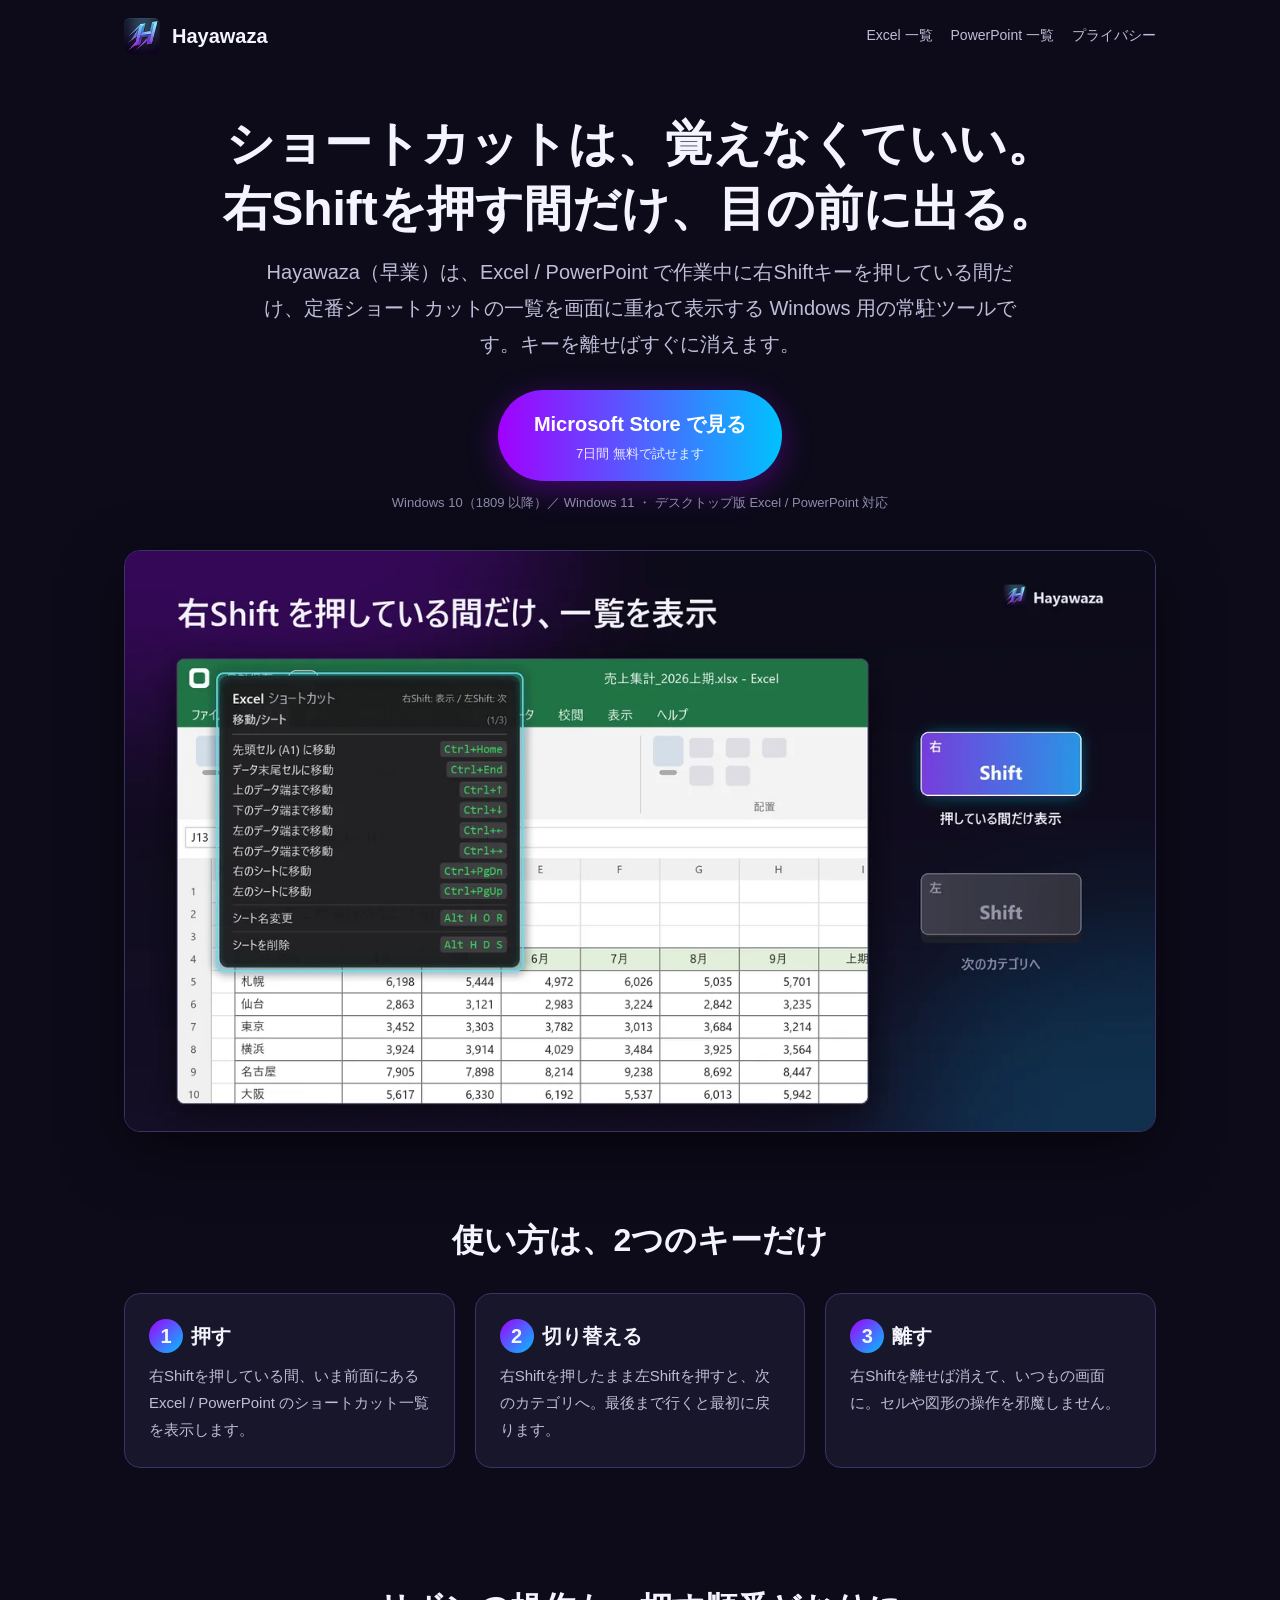
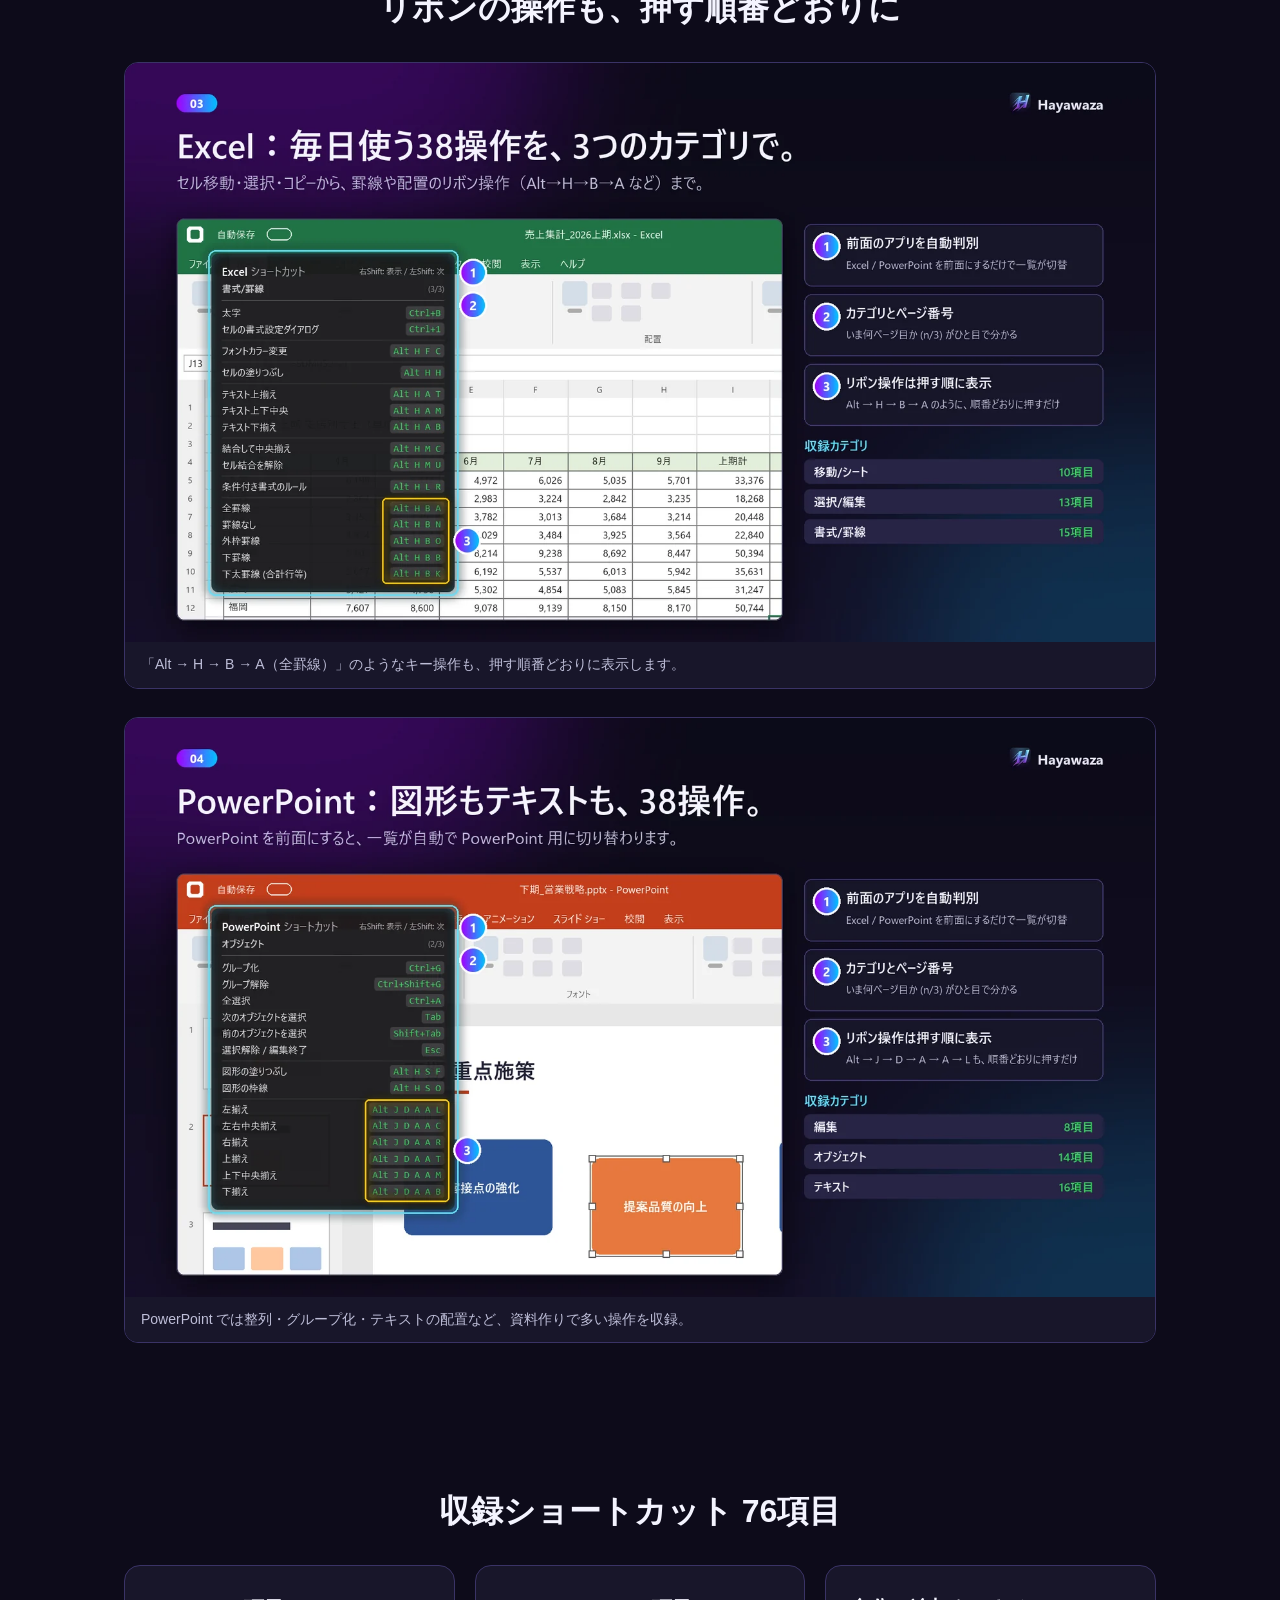
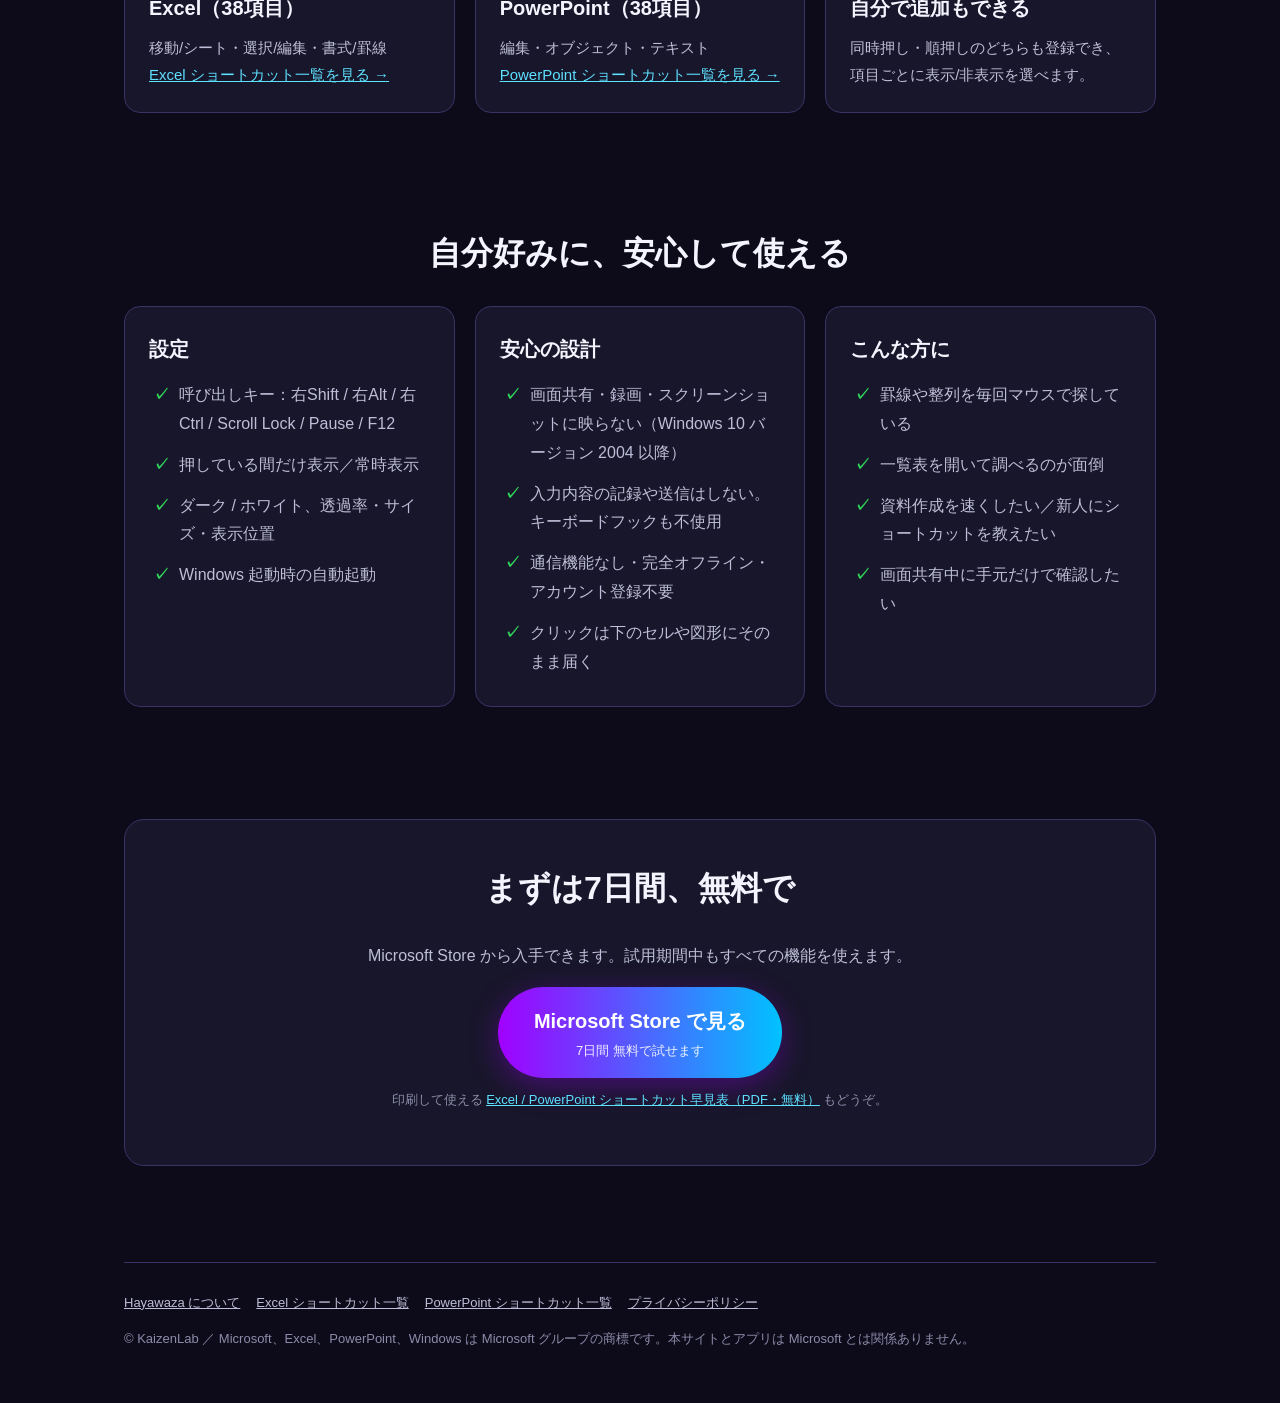
<file: index.html>
<!DOCTYPE html>
<html lang="ja">
<head>
<meta charset="UTF-8">
<meta name="viewport" content="width=device-width, initial-scale=1.0">
<title>Hayawaza（早業）｜右Shiftを押す間だけ、Excel / PowerPoint のショートカット一覧を表示</title>
<meta name="description" content="Excel / PowerPoint の作業中、右Shiftを押している間だけショートカット一覧を画面に重ねて表示する Windows 用ツール。覚えなくても、必要な瞬間に目の前に出せる。7日間無料。">
<link rel="canonical" href="https://hayawaza.github.io/">
<link rel="icon" type="image/png" href="/assets/icon-64.png">
<meta property="og:type" content="website">
<meta property="og:title" content="Hayawaza（早業）｜右Shiftを押す間だけ、Excel / PowerPoint のショートカット一覧を表示">
<meta property="og:description" content="Excel / PowerPoint の作業中、右Shiftを押している間だけショートカット一覧を画面に重ねて表示する Windows 用ツール。覚えなくても、必要な瞬間に目の前に出せる。7日間無料。">
<meta property="og:url" content="https://hayawaza.github.io/">
<meta property="og:image" content="https://hayawaza.github.io/assets/og.png">
<meta name="twitter:card" content="summary_large_image">
<link rel="stylesheet" href="/assets/style.css">
<script type="application/ld+json">{"@context": "https://schema.org", "@type": "SoftwareApplication", "name": "Hayawaza（早業）", "operatingSystem": "Windows 10, Windows 11", "applicationCategory": "ProductivityApplication", "description": "Excel / PowerPoint の作業中に右Shiftを押している間だけ、ショートカット一覧を画面に重ねて表示する常駐ツール。", "url": "https://hayawaza.github.io/", "downloadUrl": "https://apps.microsoft.com/detail/9NKMT934RF71", "image": "https://hayawaza.github.io/assets/og.png", "publisher": {"@type": "Organization", "name": "KaizenLab"}}</script>
</head>
<body>
<div class="wrap">
<header class="top">
  <img src="/assets/icon-64.png" alt="" width="36" height="36"><a class="brand" href="/">Hayawaza</a>
  <nav><a href="/excel-shortcuts/">Excel 一覧</a><a href="/powerpoint-shortcuts/">PowerPoint 一覧</a><a href="/privacy/">プライバシー</a></nav>
</header>

<div class="hero">
  <h1>ショートカットは、覚えなくていい。<br>右Shiftを押す間だけ、目の前に出る。</h1>
  <p class="lead">Hayawaza（早業）は、Excel / PowerPoint で作業中に右Shiftキーを押している間だけ、定番ショートカットの一覧を画面に重ねて表示する Windows 用の常駐ツールです。キーを離せばすぐに消えます。</p>
  <a class="btn" href="https://apps.microsoft.com/detail/9NKMT934RF71?cid=site">Microsoft Store で見る<small>7日間 無料で試せます</small></a>
  <p class="note">Windows 10（1809 以降）／ Windows 11 ・ デスクトップ版 Excel / PowerPoint 対応</p>
  <div class="demo"><img src="/assets/demo.webp" width="1280" height="720" alt="右Shiftを押すとExcelの画面にショートカット一覧が重なって表示され、左Shiftでカテゴリが切り替わり、離すと消える様子。PowerPointでも同様に表示される。"></div>
</div>

<section>
  <h2>使い方は、2つのキーだけ</h2>
  <div class="grid3">
    <div class="card"><h3><span class="num">1</span>押す</h3><p>右Shiftを押している間、いま前面にある Excel / PowerPoint のショートカット一覧を表示します。</p></div>
    <div class="card"><h3><span class="num">2</span>切り替える</h3><p>右Shiftを押したまま左Shiftを押すと、次のカテゴリへ。最後まで行くと最初に戻ります。</p></div>
    <div class="card"><h3><span class="num">3</span>離す</h3><p>右Shiftを離せば消えて、いつもの画面に。セルや図形の操作を邪魔しません。</p></div>
  </div>
</section>

<section>
  <h2>リボンの操作も、押す順番どおりに</h2>
  <figure class="shot"><img src="/assets/ss-excel.webp" width="1600" height="900" alt="Excel の書式・罫線カテゴリの一覧。Alt→H→B→A のような順押しも表示される"><figcaption>「Alt → H → B → A（全罫線）」のようなキー操作も、押す順番どおりに表示します。</figcaption></figure>
  <figure class="shot"><img src="/assets/ss-powerpoint.webp" width="1600" height="900" alt="PowerPoint のオブジェクトカテゴリの一覧"><figcaption>PowerPoint では整列・グループ化・テキストの配置など、資料作りで多い操作を収録。</figcaption></figure>
</section>

<section>
  <h2>収録ショートカット 76項目</h2>
  <div class="grid3">
    <div class="card"><h3>Excel（38項目）</h3><p>移動/シート・選択/編集・書式/罫線</p><p><a href="/excel-shortcuts/">Excel ショートカット一覧を見る →</a></p></div>
    <div class="card"><h3>PowerPoint（38項目）</h3><p>編集・オブジェクト・テキスト</p><p><a href="/powerpoint-shortcuts/">PowerPoint ショートカット一覧を見る →</a></p></div>
    <div class="card"><h3>自分で追加もできる</h3><p>同時押し・順押しのどちらも登録でき、項目ごとに表示/非表示を選べます。</p></div>
  </div>
</section>

<section>
  <h2>自分好みに、安心して使える</h2>
  <div class="grid3">
    <div class="card"><h3>設定</h3><ul class="check">
      <li>呼び出しキー：右Shift / 右Alt / 右Ctrl / Scroll Lock / Pause / F12</li>
      <li>押している間だけ表示／常時表示</li>
      <li>ダーク / ホワイト、透過率・サイズ・表示位置</li>
      <li>Windows 起動時の自動起動</li></ul></div>
    <div class="card"><h3>安心の設計</h3><ul class="check">
      <li>画面共有・録画・スクリーンショットに映らない（Windows 10 バージョン 2004 以降）</li>
      <li>入力内容の記録や送信はしない。キーボードフックも不使用</li>
      <li>通信機能なし・完全オフライン・アカウント登録不要</li>
      <li>クリックは下のセルや図形にそのまま届く</li></ul></div>
    <div class="card"><h3>こんな方に</h3><ul class="check">
      <li>罫線や整列を毎回マウスで探している</li>
      <li>一覧表を開いて調べるのが面倒</li>
      <li>資料作成を速くしたい／新人にショートカットを教えたい</li>
      <li>画面共有中に手元だけで確認したい</li></ul></div>
  </div>
</section>

<section>
  <div class="cta">
    <h2>まずは7日間、無料で</h2>
    <p class="lead" style="color:var(--sub)">Microsoft Store から入手できます。試用期間中もすべての機能を使えます。</p>
    <a class="btn" href="https://apps.microsoft.com/detail/9NKMT934RF71?cid=site">Microsoft Store で見る<small>7日間 無料で試せます</small></a>
    <p class="note">印刷して使える <a href="/assets/Hayawaza_shortcut_cheatsheet.pdf">Excel / PowerPoint ショートカット早見表（PDF・無料）</a> もどうぞ。</p>
  </div>
</section>

<footer>
  <a href="/">Hayawaza について</a><a href="/excel-shortcuts/">Excel ショートカット一覧</a><a href="/powerpoint-shortcuts/">PowerPoint ショートカット一覧</a><a href="/privacy/">プライバシーポリシー</a>
  <p>© KaizenLab ／ Microsoft、Excel、PowerPoint、Windows は Microsoft グループの商標です。本サイトとアプリは Microsoft とは関係ありません。</p>
</footer>
</div>
</body>
</html>
</file>
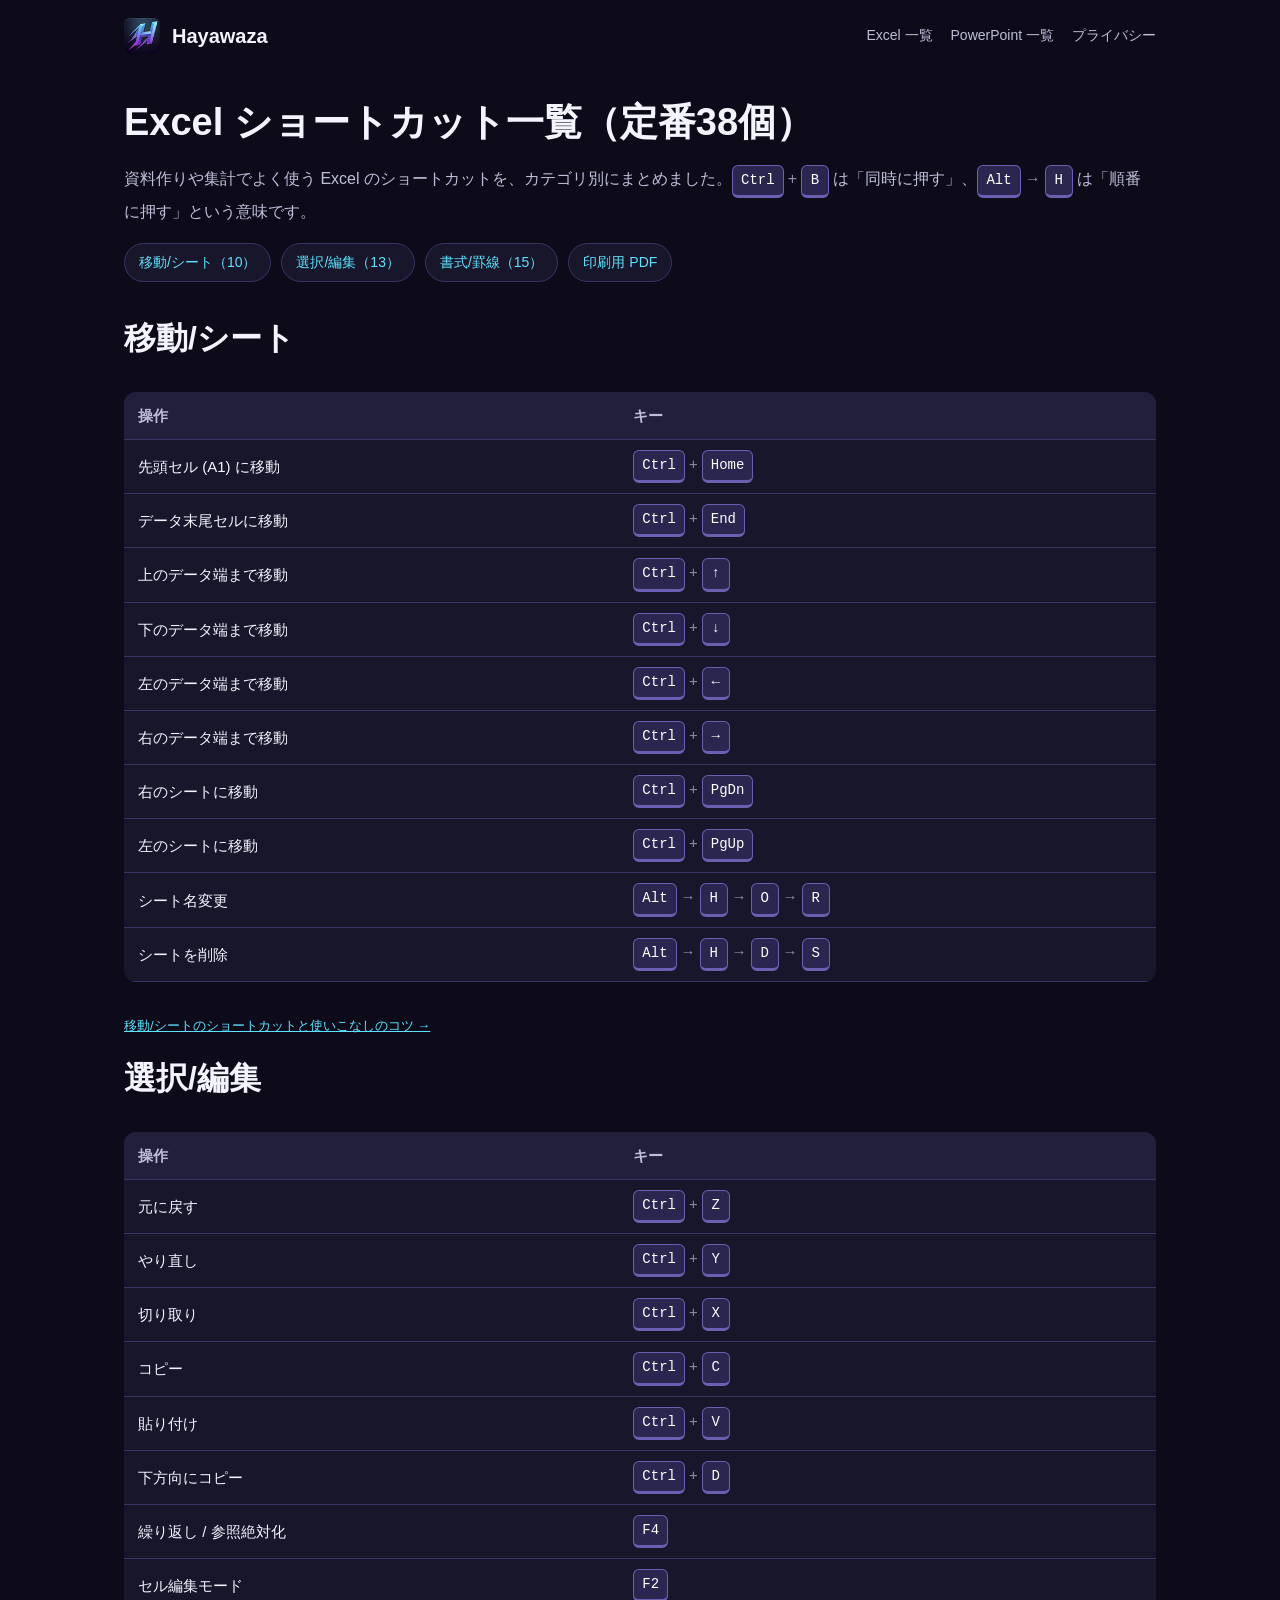
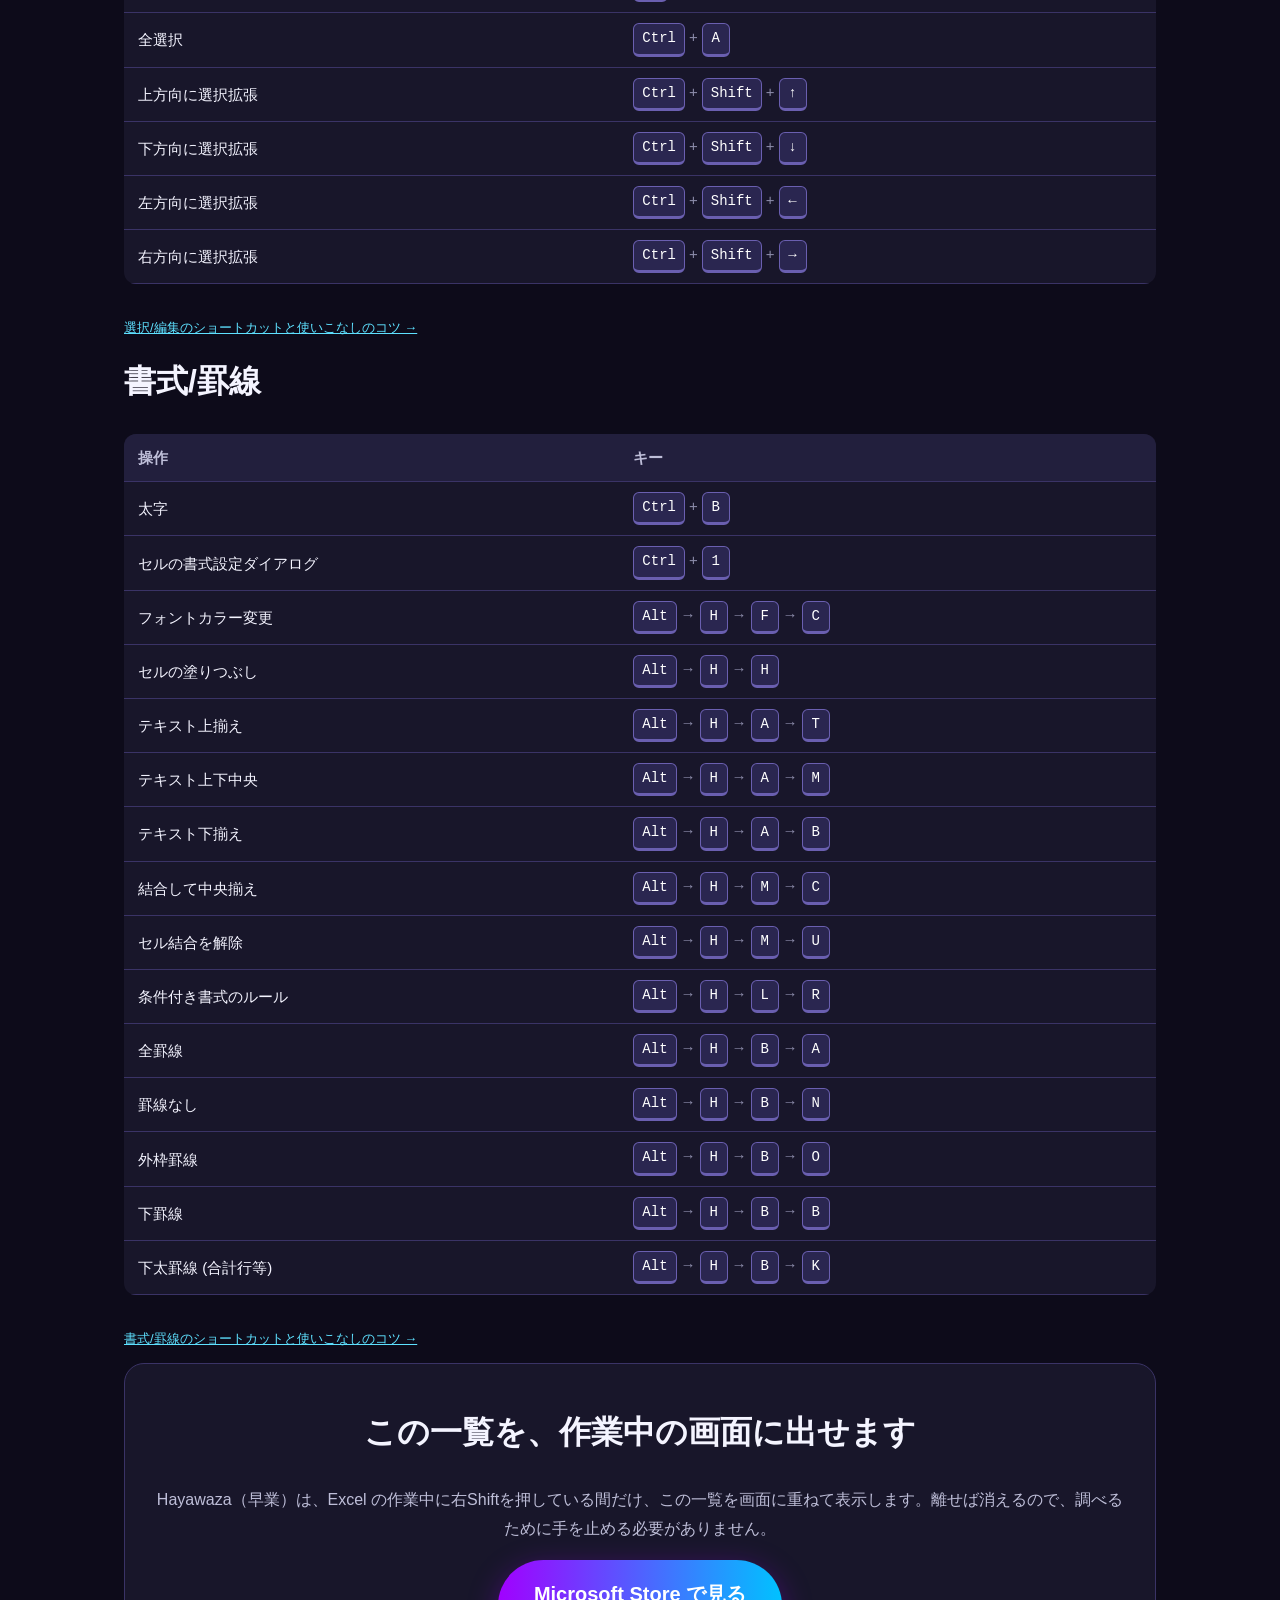
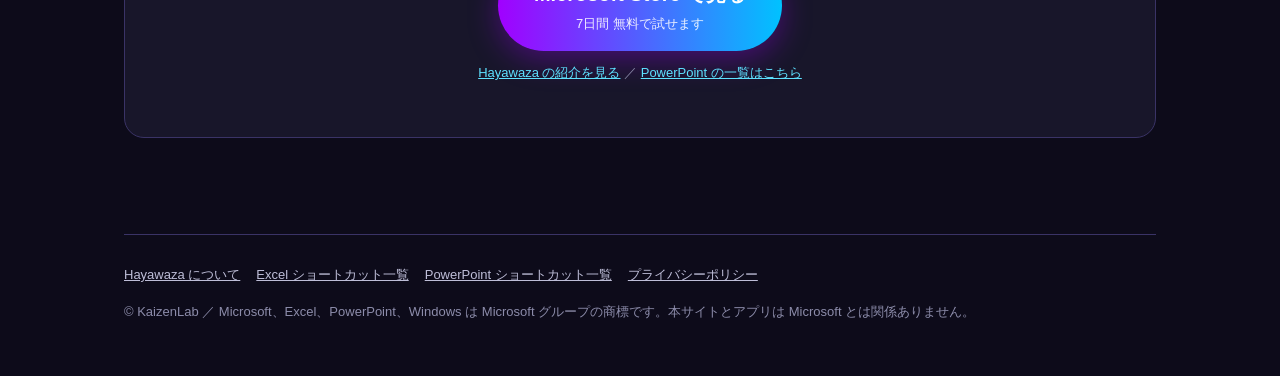
<file: excel-shortcuts/index.html>
<!DOCTYPE html>
<html lang="ja">
<head>
<meta charset="UTF-8">
<meta name="viewport" content="width=device-width, initial-scale=1.0">
<title>Excel ショートカット一覧（定番38個・カテゴリ別）｜印刷用PDFつき - Hayawaza</title>
<meta name="description" content="Excel でよく使うショートカット38個をカテゴリ別に一覧にしました。リボンの順押し（Alt→H→…）も掲載。印刷用の早見表PDFも無料で配布しています。">
<link rel="canonical" href="https://hayawaza.github.io/excel-shortcuts/">
<link rel="icon" type="image/png" href="/assets/icon-64.png">
<meta property="og:type" content="website">
<meta property="og:title" content="Excel ショートカット一覧（定番38個・カテゴリ別）｜印刷用PDFつき - Hayawaza">
<meta property="og:description" content="Excel でよく使うショートカット38個をカテゴリ別に一覧にしました。リボンの順押し（Alt→H→…）も掲載。印刷用の早見表PDFも無料で配布しています。">
<meta property="og:url" content="https://hayawaza.github.io/excel-shortcuts/">
<meta property="og:image" content="https://hayawaza.github.io/assets/og.png">
<meta name="twitter:card" content="summary_large_image">
<link rel="stylesheet" href="/assets/style.css">
</head>
<body>
<div class="wrap">
<header class="top">
  <img src="/assets/icon-64.png" alt="" width="36" height="36"><a class="brand" href="/">Hayawaza</a>
  <nav><a href="/excel-shortcuts/">Excel 一覧</a><a href="/powerpoint-shortcuts/">PowerPoint 一覧</a><a href="/privacy/">プライバシー</a></nav>
</header>

<section style="padding-top:24px">
  <h1 style="font-size:clamp(26px,4vw,38px);line-height:1.4;margin:0 0 12px">Excel ショートカット一覧（定番38個）</h1>
  <p style="color:var(--sub)">資料作りや集計でよく使う Excel のショートカットを、カテゴリ別にまとめました。<kbd>Ctrl</kbd><span class="sep">+</span><kbd>B</kbd> は「同時に押す」、<kbd>Alt</kbd><span class="sep">→</span><kbd>H</kbd> は「順番に押す」という意味です。</p>
  <div class="toc"><a href="#c1">移動/シート（10）</a><a href="#c2">選択/編集（13）</a><a href="#c3">書式/罫線（15）</a><a href="/assets/Hayawaza_shortcut_cheatsheet.pdf">印刷用 PDF</a></div>
  <h2 id="c1" style="text-align:left">移動/シート</h2>
<table class="sc"><thead><tr><th>操作</th><th>キー</th></tr></thead><tbody><tr><td>先頭セル (A1) に移動</td><td><kbd>Ctrl</kbd><span class="sep">+</span><kbd>Home</kbd></td></tr><tr><td>データ末尾セルに移動</td><td><kbd>Ctrl</kbd><span class="sep">+</span><kbd>End</kbd></td></tr><tr><td>上のデータ端まで移動</td><td><kbd>Ctrl</kbd><span class="sep">+</span><kbd>↑</kbd></td></tr><tr><td>下のデータ端まで移動</td><td><kbd>Ctrl</kbd><span class="sep">+</span><kbd>↓</kbd></td></tr><tr><td>左のデータ端まで移動</td><td><kbd>Ctrl</kbd><span class="sep">+</span><kbd>←</kbd></td></tr><tr><td>右のデータ端まで移動</td><td><kbd>Ctrl</kbd><span class="sep">+</span><kbd>→</kbd></td></tr><tr><td>右のシートに移動</td><td><kbd>Ctrl</kbd><span class="sep">+</span><kbd>PgDn</kbd></td></tr><tr><td>左のシートに移動</td><td><kbd>Ctrl</kbd><span class="sep">+</span><kbd>PgUp</kbd></td></tr><tr><td>シート名変更</td><td><kbd>Alt</kbd><span class="sep">→</span><kbd>H</kbd><span class="sep">→</span><kbd>O</kbd><span class="sep">→</span><kbd>R</kbd></td></tr><tr><td>シートを削除</td><td><kbd>Alt</kbd><span class="sep">→</span><kbd>H</kbd><span class="sep">→</span><kbd>D</kbd><span class="sep">→</span><kbd>S</kbd></td></tr></tbody></table>
<p class="note"><a href="/excel-shortcuts/navigation/">移動/シートのショートカットと使いこなしのコツ →</a></p>
<h2 id="c2" style="text-align:left">選択/編集</h2>
<table class="sc"><thead><tr><th>操作</th><th>キー</th></tr></thead><tbody><tr><td>元に戻す</td><td><kbd>Ctrl</kbd><span class="sep">+</span><kbd>Z</kbd></td></tr><tr><td>やり直し</td><td><kbd>Ctrl</kbd><span class="sep">+</span><kbd>Y</kbd></td></tr><tr><td>切り取り</td><td><kbd>Ctrl</kbd><span class="sep">+</span><kbd>X</kbd></td></tr><tr><td>コピー</td><td><kbd>Ctrl</kbd><span class="sep">+</span><kbd>C</kbd></td></tr><tr><td>貼り付け</td><td><kbd>Ctrl</kbd><span class="sep">+</span><kbd>V</kbd></td></tr><tr><td>下方向にコピー</td><td><kbd>Ctrl</kbd><span class="sep">+</span><kbd>D</kbd></td></tr><tr><td>繰り返し / 参照絶対化</td><td><kbd>F4</kbd></td></tr><tr><td>セル編集モード</td><td><kbd>F2</kbd></td></tr><tr><td>全選択</td><td><kbd>Ctrl</kbd><span class="sep">+</span><kbd>A</kbd></td></tr><tr><td>上方向に選択拡張</td><td><kbd>Ctrl</kbd><span class="sep">+</span><kbd>Shift</kbd><span class="sep">+</span><kbd>↑</kbd></td></tr><tr><td>下方向に選択拡張</td><td><kbd>Ctrl</kbd><span class="sep">+</span><kbd>Shift</kbd><span class="sep">+</span><kbd>↓</kbd></td></tr><tr><td>左方向に選択拡張</td><td><kbd>Ctrl</kbd><span class="sep">+</span><kbd>Shift</kbd><span class="sep">+</span><kbd>←</kbd></td></tr><tr><td>右方向に選択拡張</td><td><kbd>Ctrl</kbd><span class="sep">+</span><kbd>Shift</kbd><span class="sep">+</span><kbd>→</kbd></td></tr></tbody></table>
<p class="note"><a href="/excel-shortcuts/select-edit/">選択/編集のショートカットと使いこなしのコツ →</a></p>
<h2 id="c3" style="text-align:left">書式/罫線</h2>
<table class="sc"><thead><tr><th>操作</th><th>キー</th></tr></thead><tbody><tr><td>太字</td><td><kbd>Ctrl</kbd><span class="sep">+</span><kbd>B</kbd></td></tr><tr><td>セルの書式設定ダイアログ</td><td><kbd>Ctrl</kbd><span class="sep">+</span><kbd>1</kbd></td></tr><tr><td>フォントカラー変更</td><td><kbd>Alt</kbd><span class="sep">→</span><kbd>H</kbd><span class="sep">→</span><kbd>F</kbd><span class="sep">→</span><kbd>C</kbd></td></tr><tr><td>セルの塗りつぶし</td><td><kbd>Alt</kbd><span class="sep">→</span><kbd>H</kbd><span class="sep">→</span><kbd>H</kbd></td></tr><tr><td>テキスト上揃え</td><td><kbd>Alt</kbd><span class="sep">→</span><kbd>H</kbd><span class="sep">→</span><kbd>A</kbd><span class="sep">→</span><kbd>T</kbd></td></tr><tr><td>テキスト上下中央</td><td><kbd>Alt</kbd><span class="sep">→</span><kbd>H</kbd><span class="sep">→</span><kbd>A</kbd><span class="sep">→</span><kbd>M</kbd></td></tr><tr><td>テキスト下揃え</td><td><kbd>Alt</kbd><span class="sep">→</span><kbd>H</kbd><span class="sep">→</span><kbd>A</kbd><span class="sep">→</span><kbd>B</kbd></td></tr><tr><td>結合して中央揃え</td><td><kbd>Alt</kbd><span class="sep">→</span><kbd>H</kbd><span class="sep">→</span><kbd>M</kbd><span class="sep">→</span><kbd>C</kbd></td></tr><tr><td>セル結合を解除</td><td><kbd>Alt</kbd><span class="sep">→</span><kbd>H</kbd><span class="sep">→</span><kbd>M</kbd><span class="sep">→</span><kbd>U</kbd></td></tr><tr><td>条件付き書式のルール</td><td><kbd>Alt</kbd><span class="sep">→</span><kbd>H</kbd><span class="sep">→</span><kbd>L</kbd><span class="sep">→</span><kbd>R</kbd></td></tr><tr><td>全罫線</td><td><kbd>Alt</kbd><span class="sep">→</span><kbd>H</kbd><span class="sep">→</span><kbd>B</kbd><span class="sep">→</span><kbd>A</kbd></td></tr><tr><td>罫線なし</td><td><kbd>Alt</kbd><span class="sep">→</span><kbd>H</kbd><span class="sep">→</span><kbd>B</kbd><span class="sep">→</span><kbd>N</kbd></td></tr><tr><td>外枠罫線</td><td><kbd>Alt</kbd><span class="sep">→</span><kbd>H</kbd><span class="sep">→</span><kbd>B</kbd><span class="sep">→</span><kbd>O</kbd></td></tr><tr><td>下罫線</td><td><kbd>Alt</kbd><span class="sep">→</span><kbd>H</kbd><span class="sep">→</span><kbd>B</kbd><span class="sep">→</span><kbd>B</kbd></td></tr><tr><td>下太罫線 (合計行等)</td><td><kbd>Alt</kbd><span class="sep">→</span><kbd>H</kbd><span class="sep">→</span><kbd>B</kbd><span class="sep">→</span><kbd>K</kbd></td></tr></tbody></table>
<p class="note"><a href="/excel-shortcuts/format-borders/">書式/罫線のショートカットと使いこなしのコツ →</a></p>

  <div class="cta">
    <h2>この一覧を、作業中の画面に出せます</h2>
    <p style="color:var(--sub)">Hayawaza（早業）は、Excel の作業中に右Shiftを押している間だけ、この一覧を画面に重ねて表示します。離せば消えるので、調べるために手を止める必要がありません。</p>
    <a class="btn" href="https://apps.microsoft.com/detail/9NKMT934RF71?cid=list_excel">Microsoft Store で見る<small>7日間 無料で試せます</small></a>
    <p class="note"><a href="/">Hayawaza の紹介を見る</a> ／ <a href="/powerpoint-shortcuts/">PowerPoint の一覧はこちら</a></p>
  </div>
</section>

<footer>
  <a href="/">Hayawaza について</a><a href="/excel-shortcuts/">Excel ショートカット一覧</a><a href="/powerpoint-shortcuts/">PowerPoint ショートカット一覧</a><a href="/privacy/">プライバシーポリシー</a>
  <p>© KaizenLab ／ Microsoft、Excel、PowerPoint、Windows は Microsoft グループの商標です。本サイトとアプリは Microsoft とは関係ありません。</p>
</footer>
</div>
</body>
</html>
</file>
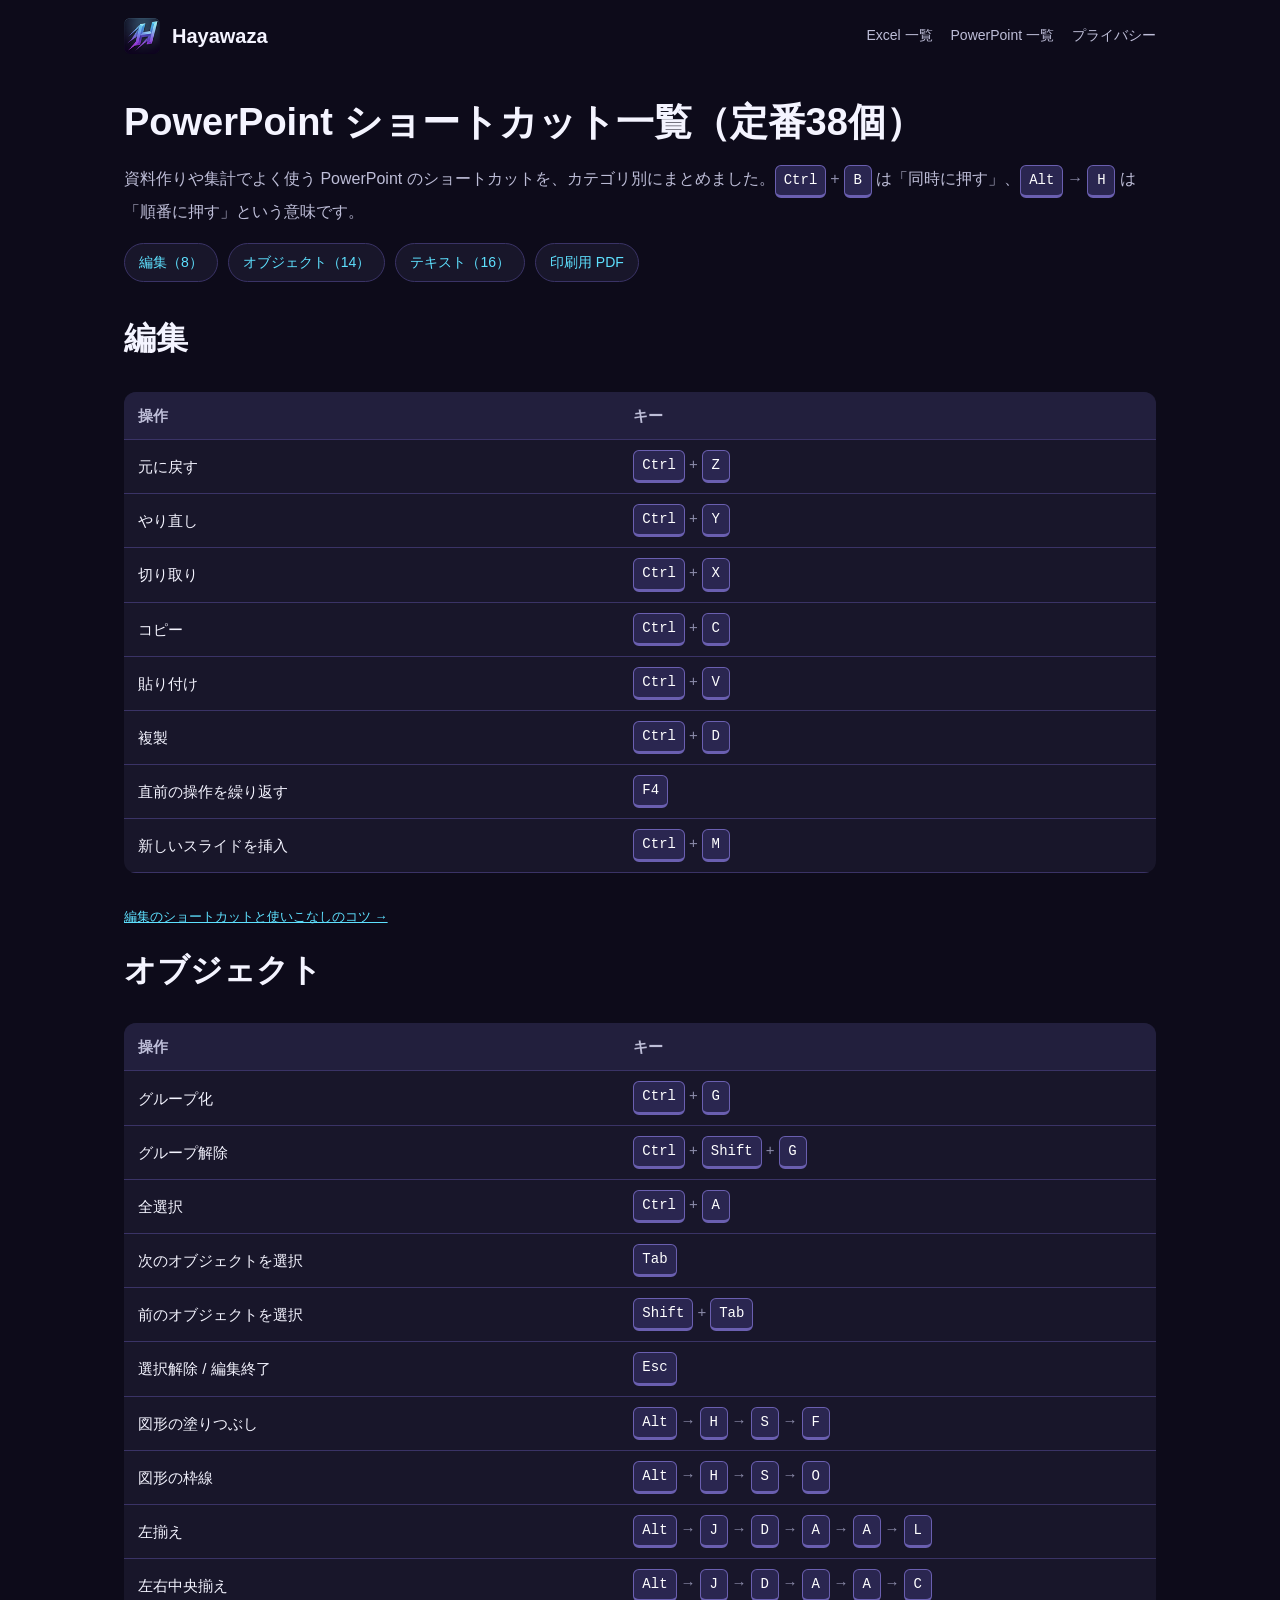
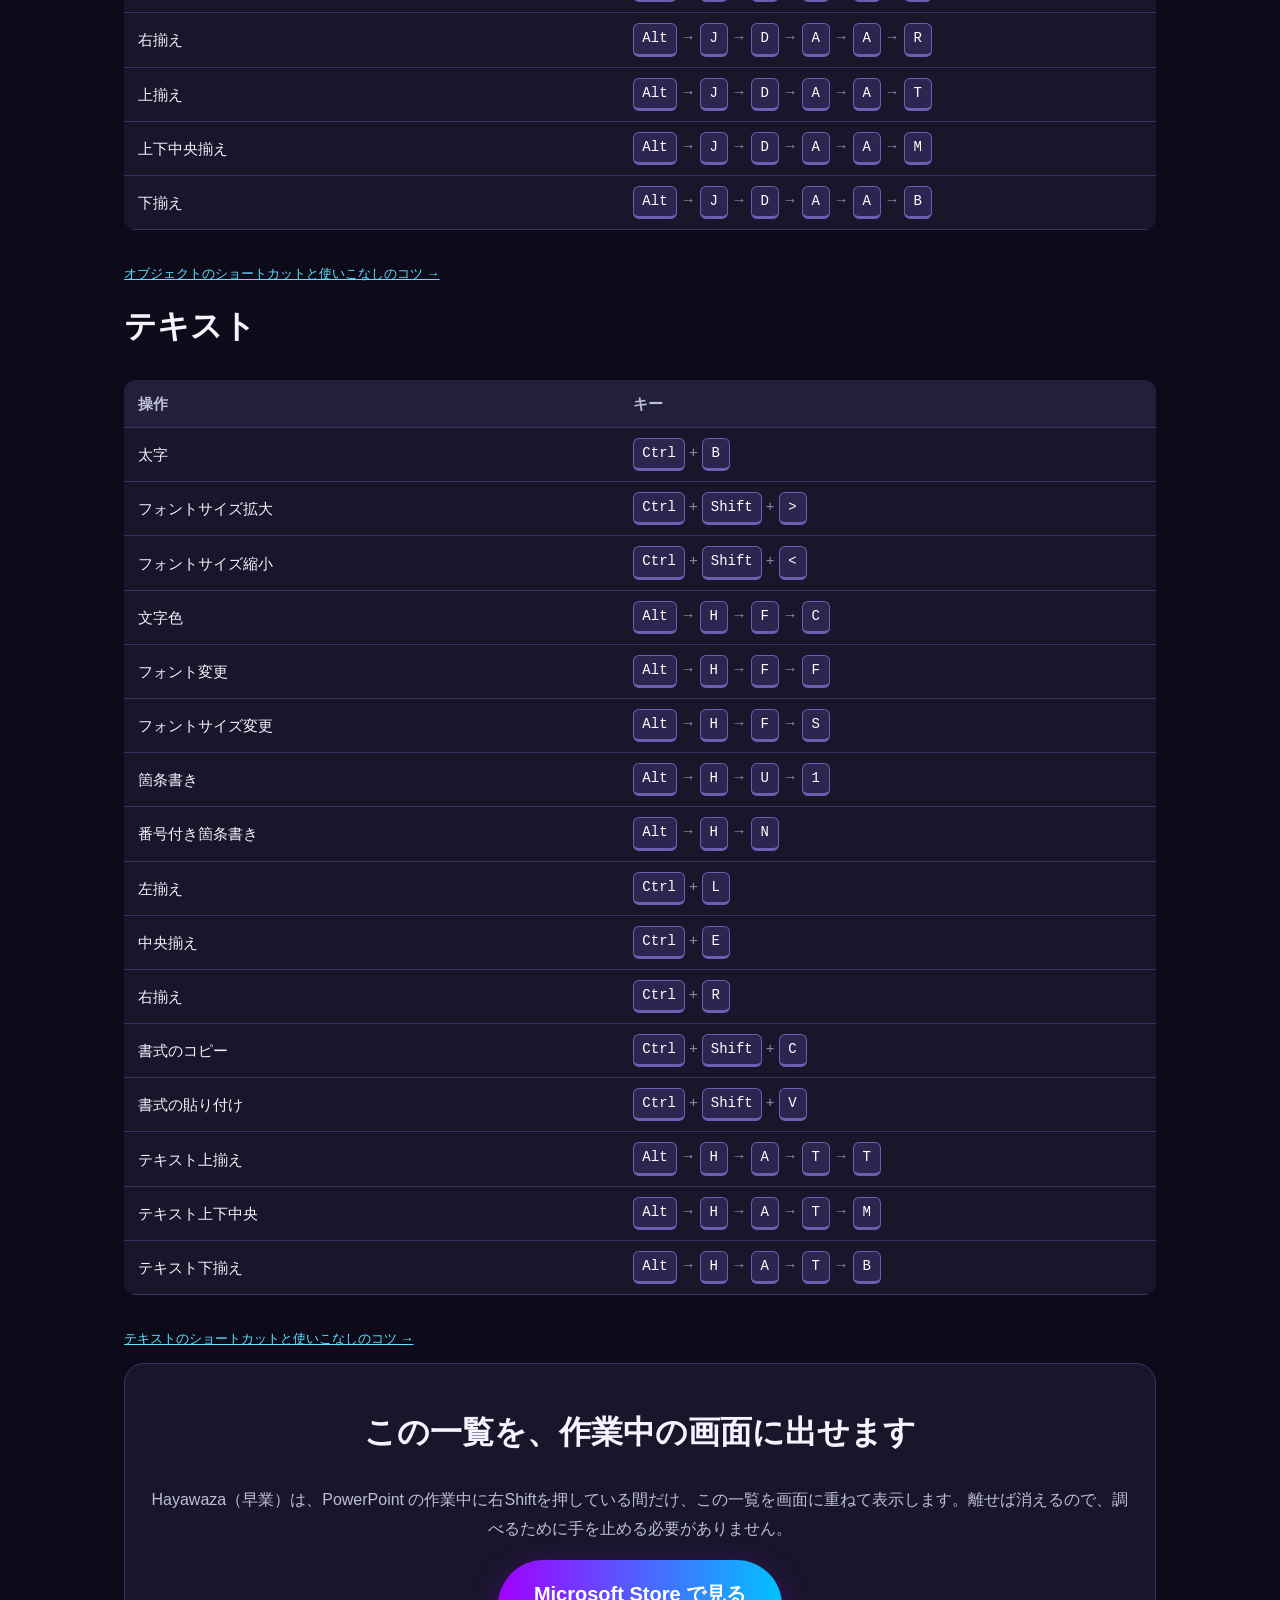
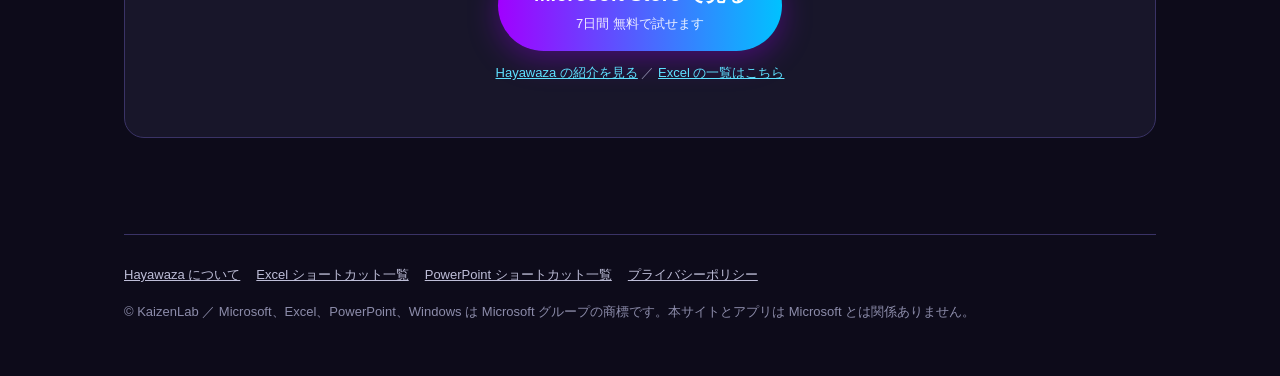
<file: powerpoint-shortcuts/index.html>
<!DOCTYPE html>
<html lang="ja">
<head>
<meta charset="UTF-8">
<meta name="viewport" content="width=device-width, initial-scale=1.0">
<title>PowerPoint ショートカット一覧（定番38個・カテゴリ別）｜印刷用PDFつき - Hayawaza</title>
<meta name="description" content="PowerPoint でよく使うショートカット38個をカテゴリ別に一覧にしました。リボンの順押し（Alt→H→…）も掲載。印刷用の早見表PDFも無料で配布しています。">
<link rel="canonical" href="https://hayawaza.github.io/powerpoint-shortcuts/">
<link rel="icon" type="image/png" href="/assets/icon-64.png">
<meta property="og:type" content="website">
<meta property="og:title" content="PowerPoint ショートカット一覧（定番38個・カテゴリ別）｜印刷用PDFつき - Hayawaza">
<meta property="og:description" content="PowerPoint でよく使うショートカット38個をカテゴリ別に一覧にしました。リボンの順押し（Alt→H→…）も掲載。印刷用の早見表PDFも無料で配布しています。">
<meta property="og:url" content="https://hayawaza.github.io/powerpoint-shortcuts/">
<meta property="og:image" content="https://hayawaza.github.io/assets/og.png">
<meta name="twitter:card" content="summary_large_image">
<link rel="stylesheet" href="/assets/style.css">
</head>
<body>
<div class="wrap">
<header class="top">
  <img src="/assets/icon-64.png" alt="" width="36" height="36"><a class="brand" href="/">Hayawaza</a>
  <nav><a href="/excel-shortcuts/">Excel 一覧</a><a href="/powerpoint-shortcuts/">PowerPoint 一覧</a><a href="/privacy/">プライバシー</a></nav>
</header>

<section style="padding-top:24px">
  <h1 style="font-size:clamp(26px,4vw,38px);line-height:1.4;margin:0 0 12px">PowerPoint ショートカット一覧（定番38個）</h1>
  <p style="color:var(--sub)">資料作りや集計でよく使う PowerPoint のショートカットを、カテゴリ別にまとめました。<kbd>Ctrl</kbd><span class="sep">+</span><kbd>B</kbd> は「同時に押す」、<kbd>Alt</kbd><span class="sep">→</span><kbd>H</kbd> は「順番に押す」という意味です。</p>
  <div class="toc"><a href="#c1">編集（8）</a><a href="#c2">オブジェクト（14）</a><a href="#c3">テキスト（16）</a><a href="/assets/Hayawaza_shortcut_cheatsheet.pdf">印刷用 PDF</a></div>
  <h2 id="c1" style="text-align:left">編集</h2>
<table class="sc"><thead><tr><th>操作</th><th>キー</th></tr></thead><tbody><tr><td>元に戻す</td><td><kbd>Ctrl</kbd><span class="sep">+</span><kbd>Z</kbd></td></tr><tr><td>やり直し</td><td><kbd>Ctrl</kbd><span class="sep">+</span><kbd>Y</kbd></td></tr><tr><td>切り取り</td><td><kbd>Ctrl</kbd><span class="sep">+</span><kbd>X</kbd></td></tr><tr><td>コピー</td><td><kbd>Ctrl</kbd><span class="sep">+</span><kbd>C</kbd></td></tr><tr><td>貼り付け</td><td><kbd>Ctrl</kbd><span class="sep">+</span><kbd>V</kbd></td></tr><tr><td>複製</td><td><kbd>Ctrl</kbd><span class="sep">+</span><kbd>D</kbd></td></tr><tr><td>直前の操作を繰り返す</td><td><kbd>F4</kbd></td></tr><tr><td>新しいスライドを挿入</td><td><kbd>Ctrl</kbd><span class="sep">+</span><kbd>M</kbd></td></tr></tbody></table>
<p class="note"><a href="/powerpoint-shortcuts/edit/">編集のショートカットと使いこなしのコツ →</a></p>
<h2 id="c2" style="text-align:left">オブジェクト</h2>
<table class="sc"><thead><tr><th>操作</th><th>キー</th></tr></thead><tbody><tr><td>グループ化</td><td><kbd>Ctrl</kbd><span class="sep">+</span><kbd>G</kbd></td></tr><tr><td>グループ解除</td><td><kbd>Ctrl</kbd><span class="sep">+</span><kbd>Shift</kbd><span class="sep">+</span><kbd>G</kbd></td></tr><tr><td>全選択</td><td><kbd>Ctrl</kbd><span class="sep">+</span><kbd>A</kbd></td></tr><tr><td>次のオブジェクトを選択</td><td><kbd>Tab</kbd></td></tr><tr><td>前のオブジェクトを選択</td><td><kbd>Shift</kbd><span class="sep">+</span><kbd>Tab</kbd></td></tr><tr><td>選択解除 / 編集終了</td><td><kbd>Esc</kbd></td></tr><tr><td>図形の塗りつぶし</td><td><kbd>Alt</kbd><span class="sep">→</span><kbd>H</kbd><span class="sep">→</span><kbd>S</kbd><span class="sep">→</span><kbd>F</kbd></td></tr><tr><td>図形の枠線</td><td><kbd>Alt</kbd><span class="sep">→</span><kbd>H</kbd><span class="sep">→</span><kbd>S</kbd><span class="sep">→</span><kbd>O</kbd></td></tr><tr><td>左揃え</td><td><kbd>Alt</kbd><span class="sep">→</span><kbd>J</kbd><span class="sep">→</span><kbd>D</kbd><span class="sep">→</span><kbd>A</kbd><span class="sep">→</span><kbd>A</kbd><span class="sep">→</span><kbd>L</kbd></td></tr><tr><td>左右中央揃え</td><td><kbd>Alt</kbd><span class="sep">→</span><kbd>J</kbd><span class="sep">→</span><kbd>D</kbd><span class="sep">→</span><kbd>A</kbd><span class="sep">→</span><kbd>A</kbd><span class="sep">→</span><kbd>C</kbd></td></tr><tr><td>右揃え</td><td><kbd>Alt</kbd><span class="sep">→</span><kbd>J</kbd><span class="sep">→</span><kbd>D</kbd><span class="sep">→</span><kbd>A</kbd><span class="sep">→</span><kbd>A</kbd><span class="sep">→</span><kbd>R</kbd></td></tr><tr><td>上揃え</td><td><kbd>Alt</kbd><span class="sep">→</span><kbd>J</kbd><span class="sep">→</span><kbd>D</kbd><span class="sep">→</span><kbd>A</kbd><span class="sep">→</span><kbd>A</kbd><span class="sep">→</span><kbd>T</kbd></td></tr><tr><td>上下中央揃え</td><td><kbd>Alt</kbd><span class="sep">→</span><kbd>J</kbd><span class="sep">→</span><kbd>D</kbd><span class="sep">→</span><kbd>A</kbd><span class="sep">→</span><kbd>A</kbd><span class="sep">→</span><kbd>M</kbd></td></tr><tr><td>下揃え</td><td><kbd>Alt</kbd><span class="sep">→</span><kbd>J</kbd><span class="sep">→</span><kbd>D</kbd><span class="sep">→</span><kbd>A</kbd><span class="sep">→</span><kbd>A</kbd><span class="sep">→</span><kbd>B</kbd></td></tr></tbody></table>
<p class="note"><a href="/powerpoint-shortcuts/objects/">オブジェクトのショートカットと使いこなしのコツ →</a></p>
<h2 id="c3" style="text-align:left">テキスト</h2>
<table class="sc"><thead><tr><th>操作</th><th>キー</th></tr></thead><tbody><tr><td>太字</td><td><kbd>Ctrl</kbd><span class="sep">+</span><kbd>B</kbd></td></tr><tr><td>フォントサイズ拡大</td><td><kbd>Ctrl</kbd><span class="sep">+</span><kbd>Shift</kbd><span class="sep">+</span><kbd>&gt;</kbd></td></tr><tr><td>フォントサイズ縮小</td><td><kbd>Ctrl</kbd><span class="sep">+</span><kbd>Shift</kbd><span class="sep">+</span><kbd>&lt;</kbd></td></tr><tr><td>文字色</td><td><kbd>Alt</kbd><span class="sep">→</span><kbd>H</kbd><span class="sep">→</span><kbd>F</kbd><span class="sep">→</span><kbd>C</kbd></td></tr><tr><td>フォント変更</td><td><kbd>Alt</kbd><span class="sep">→</span><kbd>H</kbd><span class="sep">→</span><kbd>F</kbd><span class="sep">→</span><kbd>F</kbd></td></tr><tr><td>フォントサイズ変更</td><td><kbd>Alt</kbd><span class="sep">→</span><kbd>H</kbd><span class="sep">→</span><kbd>F</kbd><span class="sep">→</span><kbd>S</kbd></td></tr><tr><td>箇条書き</td><td><kbd>Alt</kbd><span class="sep">→</span><kbd>H</kbd><span class="sep">→</span><kbd>U</kbd><span class="sep">→</span><kbd>1</kbd></td></tr><tr><td>番号付き箇条書き</td><td><kbd>Alt</kbd><span class="sep">→</span><kbd>H</kbd><span class="sep">→</span><kbd>N</kbd></td></tr><tr><td>左揃え</td><td><kbd>Ctrl</kbd><span class="sep">+</span><kbd>L</kbd></td></tr><tr><td>中央揃え</td><td><kbd>Ctrl</kbd><span class="sep">+</span><kbd>E</kbd></td></tr><tr><td>右揃え</td><td><kbd>Ctrl</kbd><span class="sep">+</span><kbd>R</kbd></td></tr><tr><td>書式のコピー</td><td><kbd>Ctrl</kbd><span class="sep">+</span><kbd>Shift</kbd><span class="sep">+</span><kbd>C</kbd></td></tr><tr><td>書式の貼り付け</td><td><kbd>Ctrl</kbd><span class="sep">+</span><kbd>Shift</kbd><span class="sep">+</span><kbd>V</kbd></td></tr><tr><td>テキスト上揃え</td><td><kbd>Alt</kbd><span class="sep">→</span><kbd>H</kbd><span class="sep">→</span><kbd>A</kbd><span class="sep">→</span><kbd>T</kbd><span class="sep">→</span><kbd>T</kbd></td></tr><tr><td>テキスト上下中央</td><td><kbd>Alt</kbd><span class="sep">→</span><kbd>H</kbd><span class="sep">→</span><kbd>A</kbd><span class="sep">→</span><kbd>T</kbd><span class="sep">→</span><kbd>M</kbd></td></tr><tr><td>テキスト下揃え</td><td><kbd>Alt</kbd><span class="sep">→</span><kbd>H</kbd><span class="sep">→</span><kbd>A</kbd><span class="sep">→</span><kbd>T</kbd><span class="sep">→</span><kbd>B</kbd></td></tr></tbody></table>
<p class="note"><a href="/powerpoint-shortcuts/text/">テキストのショートカットと使いこなしのコツ →</a></p>

  <div class="cta">
    <h2>この一覧を、作業中の画面に出せます</h2>
    <p style="color:var(--sub)">Hayawaza（早業）は、PowerPoint の作業中に右Shiftを押している間だけ、この一覧を画面に重ねて表示します。離せば消えるので、調べるために手を止める必要がありません。</p>
    <a class="btn" href="https://apps.microsoft.com/detail/9NKMT934RF71?cid=list_ppt">Microsoft Store で見る<small>7日間 無料で試せます</small></a>
    <p class="note"><a href="/">Hayawaza の紹介を見る</a> ／ <a href="/excel-shortcuts/">Excel の一覧はこちら</a></p>
  </div>
</section>

<footer>
  <a href="/">Hayawaza について</a><a href="/excel-shortcuts/">Excel ショートカット一覧</a><a href="/powerpoint-shortcuts/">PowerPoint ショートカット一覧</a><a href="/privacy/">プライバシーポリシー</a>
  <p>© KaizenLab ／ Microsoft、Excel、PowerPoint、Windows は Microsoft グループの商標です。本サイトとアプリは Microsoft とは関係ありません。</p>
</footer>
</div>
</body>
</html>
</file>
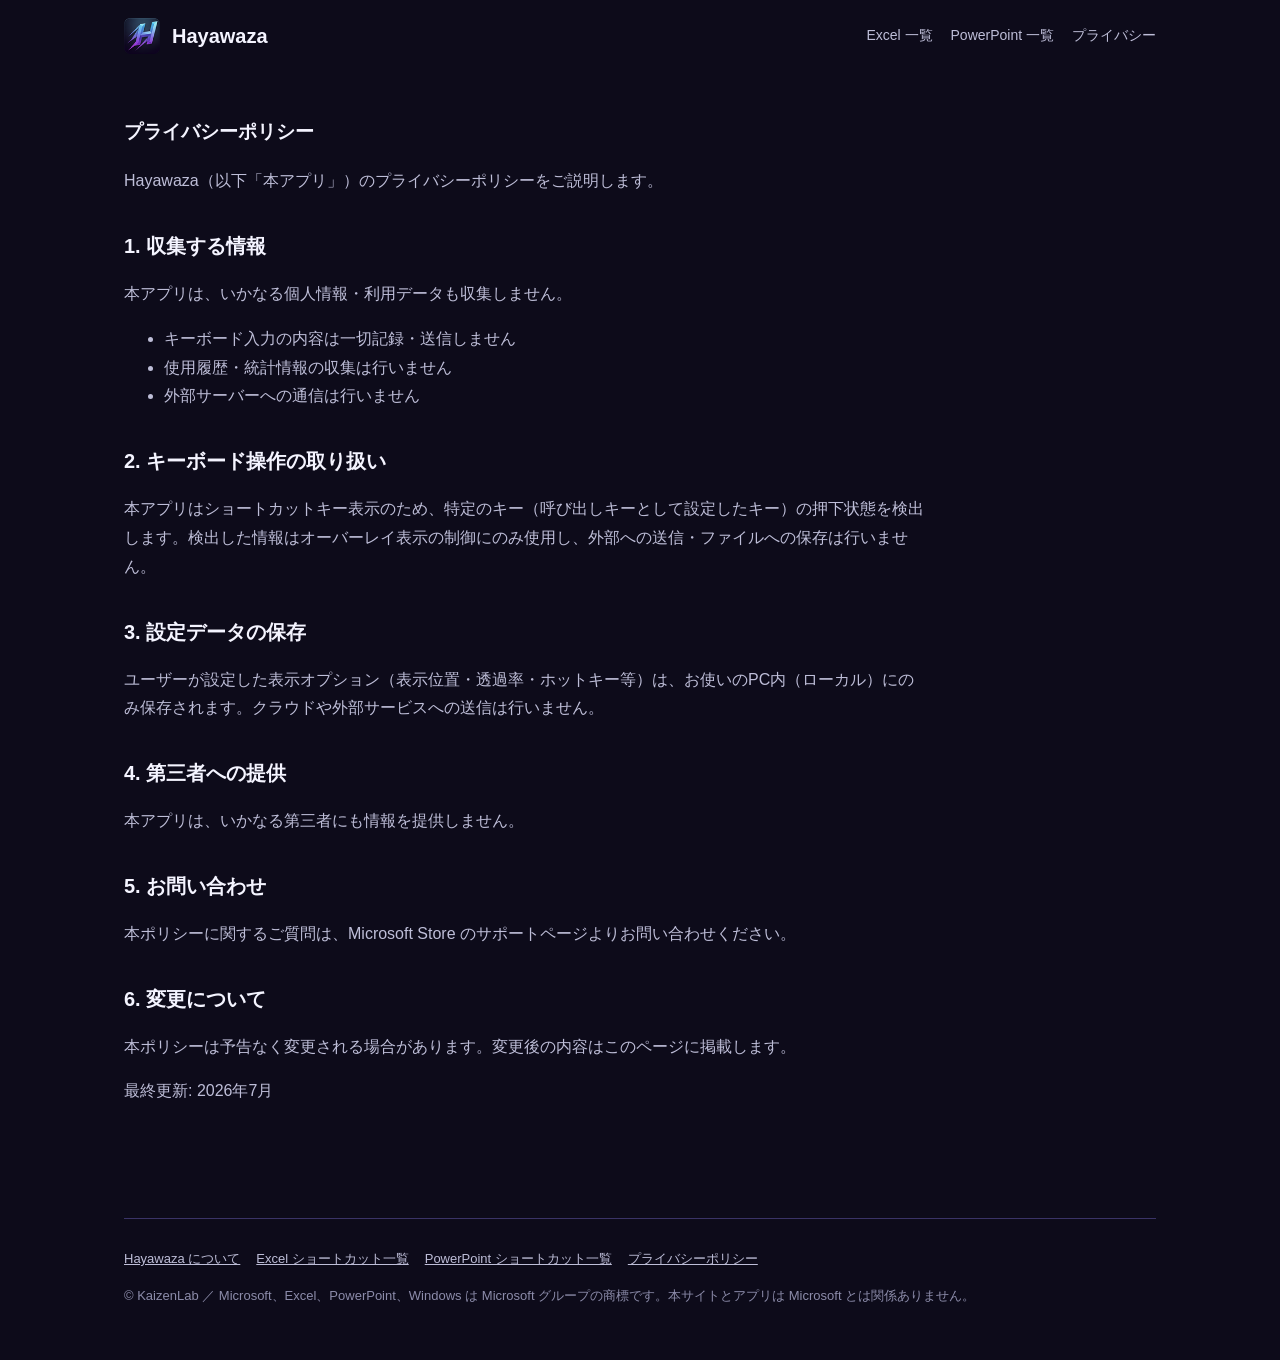
<file: privacy/index.html>
<!DOCTYPE html>
<html lang="ja">
<head>
<meta charset="UTF-8">
<meta name="viewport" content="width=device-width, initial-scale=1.0">
<title>プライバシーポリシー - Hayawaza</title>
<meta name="description" content="Hayawaza（早業）のプライバシーポリシー。個人情報・利用データは収集せず、外部への通信も行いません。">
<link rel="canonical" href="https://hayawaza.github.io/privacy/">
<link rel="icon" type="image/png" href="/assets/icon-64.png">
<meta property="og:type" content="website">
<meta property="og:title" content="プライバシーポリシー - Hayawaza">
<meta property="og:description" content="Hayawaza（早業）のプライバシーポリシー。個人情報・利用データは収集せず、外部への通信も行いません。">
<meta property="og:url" content="https://hayawaza.github.io/privacy/">
<meta property="og:image" content="https://hayawaza.github.io/assets/og.png">
<meta name="twitter:card" content="summary_large_image">
<link rel="stylesheet" href="/assets/style.css">
</head>
<body>
<div class="wrap">
<header class="top">
  <img src="/assets/icon-64.png" alt="" width="36" height="36"><a class="brand" href="/">Hayawaza</a>
  <nav><a href="/excel-shortcuts/">Excel 一覧</a><a href="/powerpoint-shortcuts/">PowerPoint 一覧</a><a href="/privacy/">プライバシー</a></nav>
</header>
<section style="padding-top:24px"><article class="doc">

<h1>プライバシーポリシー</h1>
<p>Hayawaza（以下「本アプリ」）のプライバシーポリシーをご説明します。</p>

<h2>1. 収集する情報</h2>
<p>本アプリは、いかなる個人情報・利用データも収集しません。</p>
<ul>
  <li>キーボード入力の内容は一切記録・送信しません</li>
  <li>使用履歴・統計情報の収集は行いません</li>
  <li>外部サーバーへの通信は行いません</li>
</ul>

<h2>2. キーボード操作の取り扱い</h2>
<p>本アプリはショートカットキー表示のため、特定のキー（呼び出しキーとして設定したキー）の押下状態を検出します。検出した情報はオーバーレイ表示の制御にのみ使用し、外部への送信・ファイルへの保存は行いません。</p>

<h2>3. 設定データの保存</h2>
<p>ユーザーが設定した表示オプション（表示位置・透過率・ホットキー等）は、お使いのPC内（ローカル）にのみ保存されます。クラウドや外部サービスへの送信は行いません。</p>

<h2>4. 第三者への提供</h2>
<p>本アプリは、いかなる第三者にも情報を提供しません。</p>

<h2>5. お問い合わせ</h2>
<p>本ポリシーに関するご質問は、Microsoft Store のサポートページよりお問い合わせください。</p>

<h2>6. 変更について</h2>
<p>本ポリシーは予告なく変更される場合があります。変更後の内容はこのページに掲載します。</p>

<p class="note">
  <p>最終更新: 2026年7月</p>
</p>

</article></section>
<footer>
  <a href="/">Hayawaza について</a><a href="/excel-shortcuts/">Excel ショートカット一覧</a><a href="/powerpoint-shortcuts/">PowerPoint ショートカット一覧</a><a href="/privacy/">プライバシーポリシー</a>
  <p>© KaizenLab ／ Microsoft、Excel、PowerPoint、Windows は Microsoft グループの商標です。本サイトとアプリは Microsoft とは関係ありません。</p>
</footer>
</div>
</body>
</html>
</file>
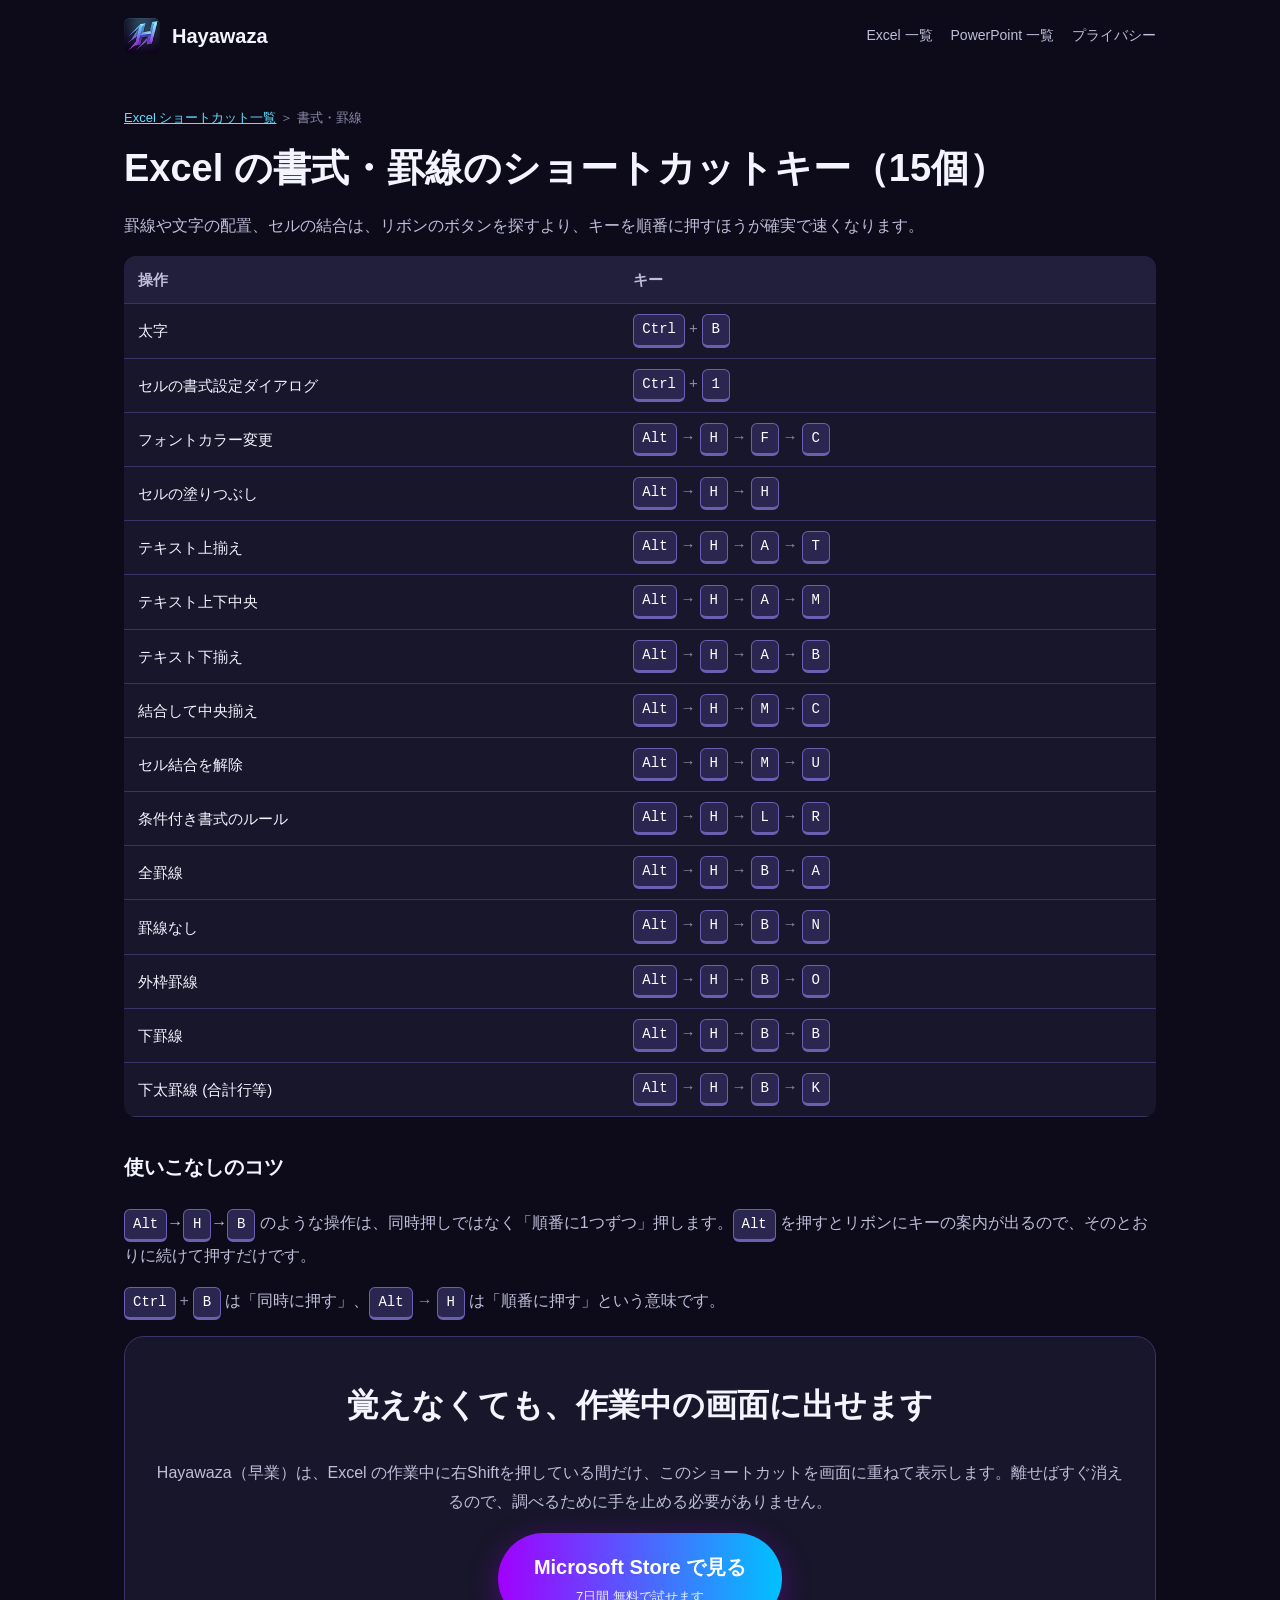
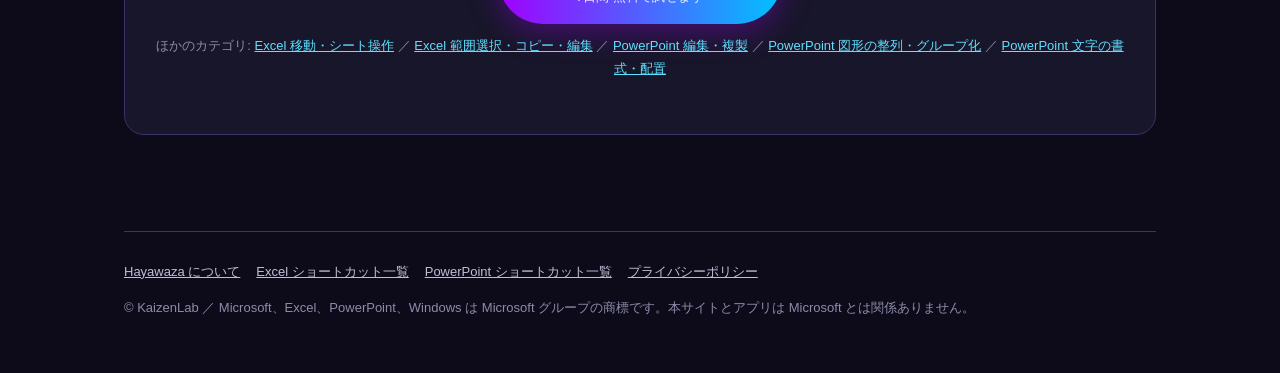
<file: excel-shortcuts/format-borders/index.html>
<!DOCTYPE html>
<html lang="ja">
<head>
<meta charset="UTF-8">
<meta name="viewport" content="width=device-width, initial-scale=1.0">
<title>Excel 書式・罫線のショートカットキー15選｜順番押しも図解 - Hayawaza</title>
<meta name="description" content="Excel の書式・罫線で使うショートカットキー15個を一覧にしました。罫線や文字の配置、セルの結合は、リボンのボタンを探すより、キーを順番に押すほうが確実で速くなります。">
<link rel="canonical" href="https://hayawaza.github.io/excel-shortcuts/format-borders/">
<link rel="icon" type="image/png" href="/assets/icon-64.png">
<meta property="og:type" content="website">
<meta property="og:title" content="Excel 書式・罫線のショートカットキー15選｜順番押しも図解 - Hayawaza">
<meta property="og:description" content="Excel の書式・罫線で使うショートカットキー15個を一覧にしました。罫線や文字の配置、セルの結合は、リボンのボタンを探すより、キーを順番に押すほうが確実で速くなります。">
<meta property="og:url" content="https://hayawaza.github.io/excel-shortcuts/format-borders/">
<meta property="og:image" content="https://hayawaza.github.io/assets/og.png">
<meta name="twitter:card" content="summary_large_image">
<link rel="stylesheet" href="/assets/style.css">
</head>
<body>
<div class="wrap">
<header class="top">
  <img src="/assets/icon-64.png" alt="" width="36" height="36"><a class="brand" href="/">Hayawaza</a>
  <nav><a href="/excel-shortcuts/">Excel 一覧</a><a href="/powerpoint-shortcuts/">PowerPoint 一覧</a><a href="/privacy/">プライバシー</a></nav>
</header>

<section style="padding-top:24px">
  <p class="note"><a href="/excel-shortcuts/">Excel ショートカット一覧</a> ＞ 書式・罫線</p>
  <h1 style="font-size:clamp(26px,4vw,38px);line-height:1.4;margin:0 0 12px">Excel の書式・罫線のショートカットキー（15個）</h1>
  <p style="color:var(--sub)">罫線や文字の配置、セルの結合は、リボンのボタンを探すより、キーを順番に押すほうが確実で速くなります。</p>
  <table class="sc"><thead><tr><th>操作</th><th>キー</th></tr></thead><tbody><tr><td>太字</td><td><kbd>Ctrl</kbd><span class="sep">+</span><kbd>B</kbd></td></tr><tr><td>セルの書式設定ダイアログ</td><td><kbd>Ctrl</kbd><span class="sep">+</span><kbd>1</kbd></td></tr><tr><td>フォントカラー変更</td><td><kbd>Alt</kbd><span class="sep">→</span><kbd>H</kbd><span class="sep">→</span><kbd>F</kbd><span class="sep">→</span><kbd>C</kbd></td></tr><tr><td>セルの塗りつぶし</td><td><kbd>Alt</kbd><span class="sep">→</span><kbd>H</kbd><span class="sep">→</span><kbd>H</kbd></td></tr><tr><td>テキスト上揃え</td><td><kbd>Alt</kbd><span class="sep">→</span><kbd>H</kbd><span class="sep">→</span><kbd>A</kbd><span class="sep">→</span><kbd>T</kbd></td></tr><tr><td>テキスト上下中央</td><td><kbd>Alt</kbd><span class="sep">→</span><kbd>H</kbd><span class="sep">→</span><kbd>A</kbd><span class="sep">→</span><kbd>M</kbd></td></tr><tr><td>テキスト下揃え</td><td><kbd>Alt</kbd><span class="sep">→</span><kbd>H</kbd><span class="sep">→</span><kbd>A</kbd><span class="sep">→</span><kbd>B</kbd></td></tr><tr><td>結合して中央揃え</td><td><kbd>Alt</kbd><span class="sep">→</span><kbd>H</kbd><span class="sep">→</span><kbd>M</kbd><span class="sep">→</span><kbd>C</kbd></td></tr><tr><td>セル結合を解除</td><td><kbd>Alt</kbd><span class="sep">→</span><kbd>H</kbd><span class="sep">→</span><kbd>M</kbd><span class="sep">→</span><kbd>U</kbd></td></tr><tr><td>条件付き書式のルール</td><td><kbd>Alt</kbd><span class="sep">→</span><kbd>H</kbd><span class="sep">→</span><kbd>L</kbd><span class="sep">→</span><kbd>R</kbd></td></tr><tr><td>全罫線</td><td><kbd>Alt</kbd><span class="sep">→</span><kbd>H</kbd><span class="sep">→</span><kbd>B</kbd><span class="sep">→</span><kbd>A</kbd></td></tr><tr><td>罫線なし</td><td><kbd>Alt</kbd><span class="sep">→</span><kbd>H</kbd><span class="sep">→</span><kbd>B</kbd><span class="sep">→</span><kbd>N</kbd></td></tr><tr><td>外枠罫線</td><td><kbd>Alt</kbd><span class="sep">→</span><kbd>H</kbd><span class="sep">→</span><kbd>B</kbd><span class="sep">→</span><kbd>O</kbd></td></tr><tr><td>下罫線</td><td><kbd>Alt</kbd><span class="sep">→</span><kbd>H</kbd><span class="sep">→</span><kbd>B</kbd><span class="sep">→</span><kbd>B</kbd></td></tr><tr><td>下太罫線 (合計行等)</td><td><kbd>Alt</kbd><span class="sep">→</span><kbd>H</kbd><span class="sep">→</span><kbd>B</kbd><span class="sep">→</span><kbd>K</kbd></td></tr></tbody></table>
  <h2 style="text-align:left;font-size:20px">使いこなしのコツ</h2>
  <p style="color:var(--sub)"><kbd>Alt</kbd>→<kbd>H</kbd>→<kbd>B</kbd> のような操作は、同時押しではなく「順番に1つずつ」押します。<kbd>Alt</kbd> を押すとリボンにキーの案内が出るので、そのとおりに続けて押すだけです。</p>
  <p style="color:var(--sub)"><kbd>Ctrl</kbd><span class="sep">+</span><kbd>B</kbd> は「同時に押す」、<kbd>Alt</kbd><span class="sep">→</span><kbd>H</kbd> は「順番に押す」という意味です。</p>
  <div class="cta">
    <h2>覚えなくても、作業中の画面に出せます</h2>
    <p style="color:var(--sub)">Hayawaza（早業）は、Excel の作業中に右Shiftを押している間だけ、このショートカットを画面に重ねて表示します。離せばすぐ消えるので、調べるために手を止める必要がありません。</p>
    <a class="btn" href="https://apps.microsoft.com/detail/9NKMT934RF71?cid=topic_format_borders">Microsoft Store で見る<small>7日間 無料で試せます</small></a>
    <p class="note">ほかのカテゴリ: <a href="/excel-shortcuts/navigation/">Excel 移動・シート操作</a> ／ <a href="/excel-shortcuts/select-edit/">Excel 範囲選択・コピー・編集</a> ／ <a href="/powerpoint-shortcuts/edit/">PowerPoint 編集・複製</a> ／ <a href="/powerpoint-shortcuts/objects/">PowerPoint 図形の整列・グループ化</a> ／ <a href="/powerpoint-shortcuts/text/">PowerPoint 文字の書式・配置</a></p>
  </div>
</section>

<footer>
  <a href="/">Hayawaza について</a><a href="/excel-shortcuts/">Excel ショートカット一覧</a><a href="/powerpoint-shortcuts/">PowerPoint ショートカット一覧</a><a href="/privacy/">プライバシーポリシー</a>
  <p>© KaizenLab ／ Microsoft、Excel、PowerPoint、Windows は Microsoft グループの商標です。本サイトとアプリは Microsoft とは関係ありません。</p>
</footer>
</div>
</body>
</html>
</file>
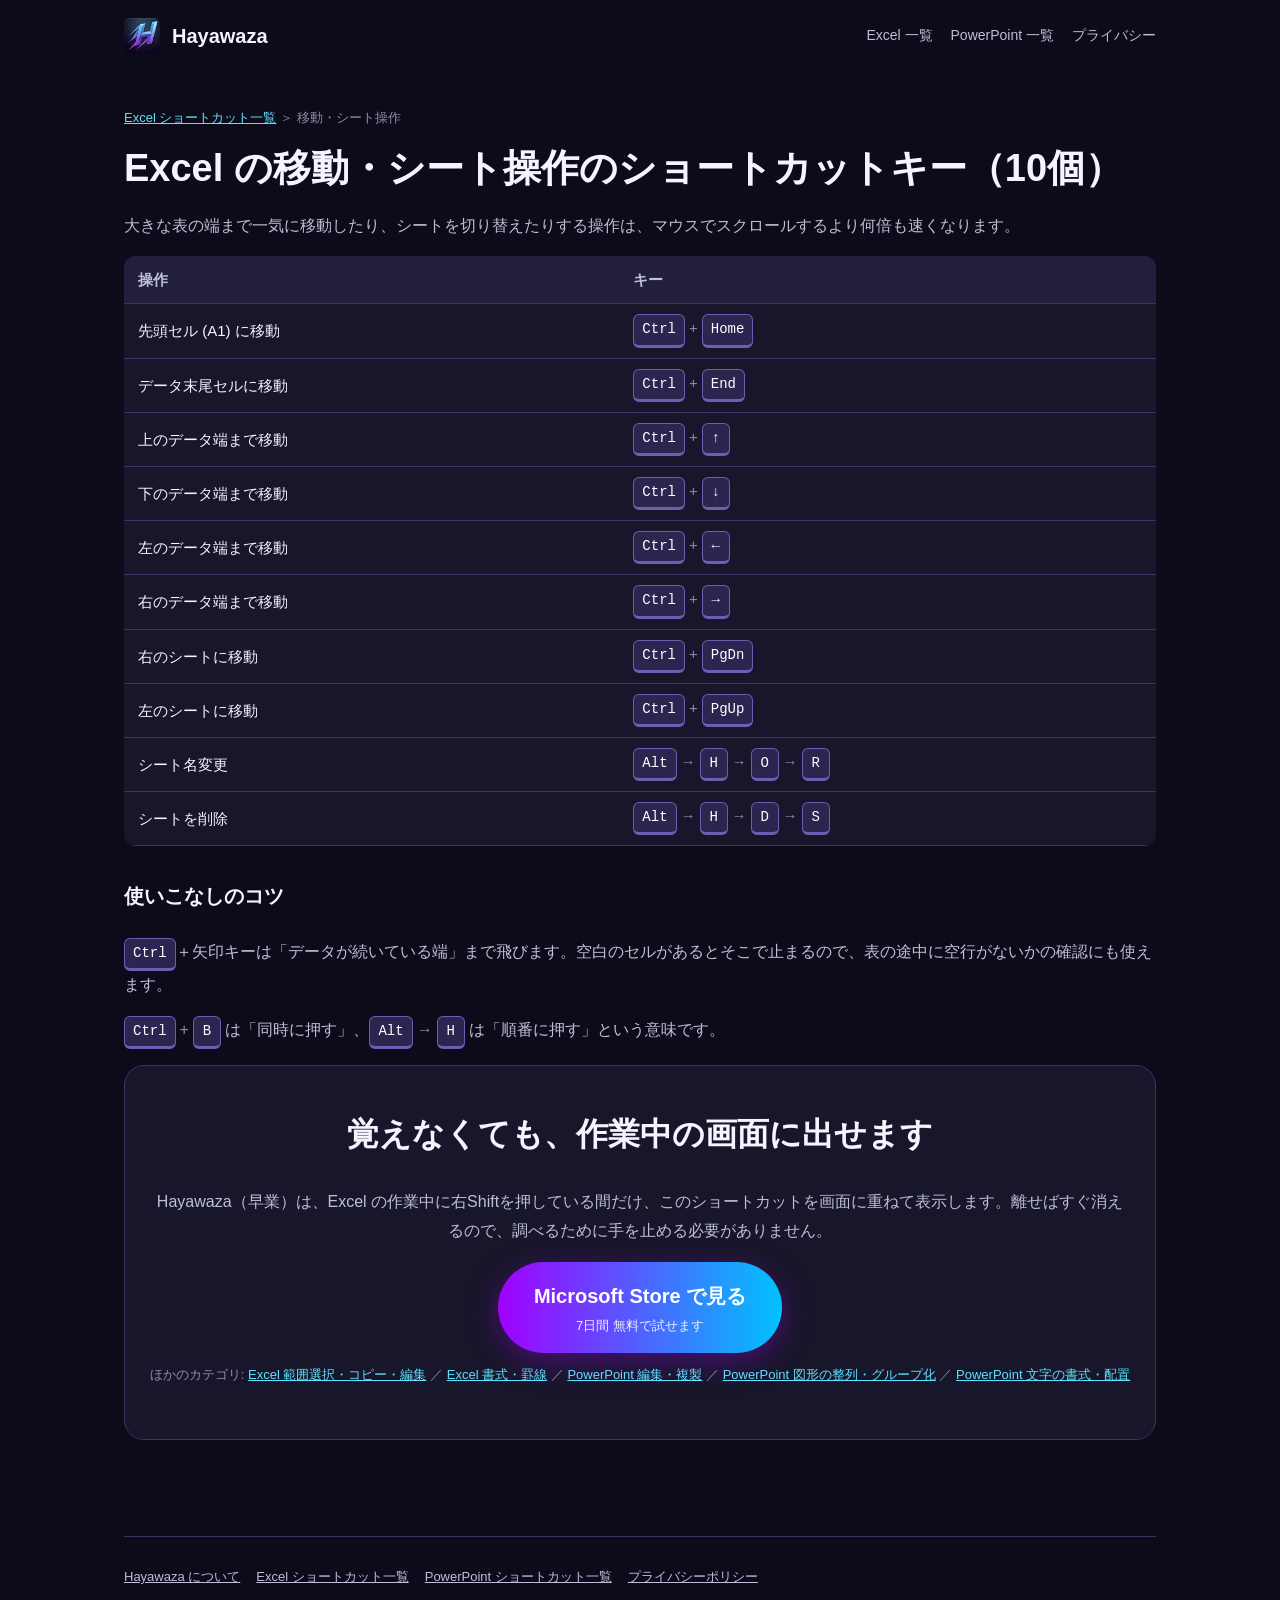
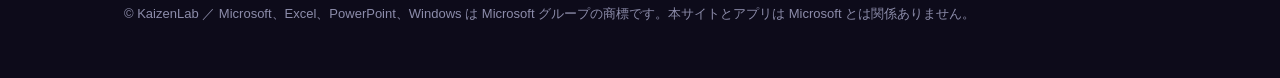
<file: excel-shortcuts/navigation/index.html>
<!DOCTYPE html>
<html lang="ja">
<head>
<meta charset="UTF-8">
<meta name="viewport" content="width=device-width, initial-scale=1.0">
<title>Excel 移動・シート操作のショートカットキー10選｜順番押しも図解 - Hayawaza</title>
<meta name="description" content="Excel の移動・シート操作で使うショートカットキー10個を一覧にしました。大きな表の端まで一気に移動したり、シートを切り替えたりする操作は、マウスでスクロールするより何倍も速くなります。">
<link rel="canonical" href="https://hayawaza.github.io/excel-shortcuts/navigation/">
<link rel="icon" type="image/png" href="/assets/icon-64.png">
<meta property="og:type" content="website">
<meta property="og:title" content="Excel 移動・シート操作のショートカットキー10選｜順番押しも図解 - Hayawaza">
<meta property="og:description" content="Excel の移動・シート操作で使うショートカットキー10個を一覧にしました。大きな表の端まで一気に移動したり、シートを切り替えたりする操作は、マウスでスクロールするより何倍も速くなります。">
<meta property="og:url" content="https://hayawaza.github.io/excel-shortcuts/navigation/">
<meta property="og:image" content="https://hayawaza.github.io/assets/og.png">
<meta name="twitter:card" content="summary_large_image">
<link rel="stylesheet" href="/assets/style.css">
</head>
<body>
<div class="wrap">
<header class="top">
  <img src="/assets/icon-64.png" alt="" width="36" height="36"><a class="brand" href="/">Hayawaza</a>
  <nav><a href="/excel-shortcuts/">Excel 一覧</a><a href="/powerpoint-shortcuts/">PowerPoint 一覧</a><a href="/privacy/">プライバシー</a></nav>
</header>

<section style="padding-top:24px">
  <p class="note"><a href="/excel-shortcuts/">Excel ショートカット一覧</a> ＞ 移動・シート操作</p>
  <h1 style="font-size:clamp(26px,4vw,38px);line-height:1.4;margin:0 0 12px">Excel の移動・シート操作のショートカットキー（10個）</h1>
  <p style="color:var(--sub)">大きな表の端まで一気に移動したり、シートを切り替えたりする操作は、マウスでスクロールするより何倍も速くなります。</p>
  <table class="sc"><thead><tr><th>操作</th><th>キー</th></tr></thead><tbody><tr><td>先頭セル (A1) に移動</td><td><kbd>Ctrl</kbd><span class="sep">+</span><kbd>Home</kbd></td></tr><tr><td>データ末尾セルに移動</td><td><kbd>Ctrl</kbd><span class="sep">+</span><kbd>End</kbd></td></tr><tr><td>上のデータ端まで移動</td><td><kbd>Ctrl</kbd><span class="sep">+</span><kbd>↑</kbd></td></tr><tr><td>下のデータ端まで移動</td><td><kbd>Ctrl</kbd><span class="sep">+</span><kbd>↓</kbd></td></tr><tr><td>左のデータ端まで移動</td><td><kbd>Ctrl</kbd><span class="sep">+</span><kbd>←</kbd></td></tr><tr><td>右のデータ端まで移動</td><td><kbd>Ctrl</kbd><span class="sep">+</span><kbd>→</kbd></td></tr><tr><td>右のシートに移動</td><td><kbd>Ctrl</kbd><span class="sep">+</span><kbd>PgDn</kbd></td></tr><tr><td>左のシートに移動</td><td><kbd>Ctrl</kbd><span class="sep">+</span><kbd>PgUp</kbd></td></tr><tr><td>シート名変更</td><td><kbd>Alt</kbd><span class="sep">→</span><kbd>H</kbd><span class="sep">→</span><kbd>O</kbd><span class="sep">→</span><kbd>R</kbd></td></tr><tr><td>シートを削除</td><td><kbd>Alt</kbd><span class="sep">→</span><kbd>H</kbd><span class="sep">→</span><kbd>D</kbd><span class="sep">→</span><kbd>S</kbd></td></tr></tbody></table>
  <h2 style="text-align:left;font-size:20px">使いこなしのコツ</h2>
  <p style="color:var(--sub)"><kbd>Ctrl</kbd>＋矢印キーは「データが続いている端」まで飛びます。空白のセルがあるとそこで止まるので、表の途中に空行がないかの確認にも使えます。</p>
  <p style="color:var(--sub)"><kbd>Ctrl</kbd><span class="sep">+</span><kbd>B</kbd> は「同時に押す」、<kbd>Alt</kbd><span class="sep">→</span><kbd>H</kbd> は「順番に押す」という意味です。</p>
  <div class="cta">
    <h2>覚えなくても、作業中の画面に出せます</h2>
    <p style="color:var(--sub)">Hayawaza（早業）は、Excel の作業中に右Shiftを押している間だけ、このショートカットを画面に重ねて表示します。離せばすぐ消えるので、調べるために手を止める必要がありません。</p>
    <a class="btn" href="https://apps.microsoft.com/detail/9NKMT934RF71?cid=topic_navigation">Microsoft Store で見る<small>7日間 無料で試せます</small></a>
    <p class="note">ほかのカテゴリ: <a href="/excel-shortcuts/select-edit/">Excel 範囲選択・コピー・編集</a> ／ <a href="/excel-shortcuts/format-borders/">Excel 書式・罫線</a> ／ <a href="/powerpoint-shortcuts/edit/">PowerPoint 編集・複製</a> ／ <a href="/powerpoint-shortcuts/objects/">PowerPoint 図形の整列・グループ化</a> ／ <a href="/powerpoint-shortcuts/text/">PowerPoint 文字の書式・配置</a></p>
  </div>
</section>

<footer>
  <a href="/">Hayawaza について</a><a href="/excel-shortcuts/">Excel ショートカット一覧</a><a href="/powerpoint-shortcuts/">PowerPoint ショートカット一覧</a><a href="/privacy/">プライバシーポリシー</a>
  <p>© KaizenLab ／ Microsoft、Excel、PowerPoint、Windows は Microsoft グループの商標です。本サイトとアプリは Microsoft とは関係ありません。</p>
</footer>
</div>
</body>
</html>
</file>
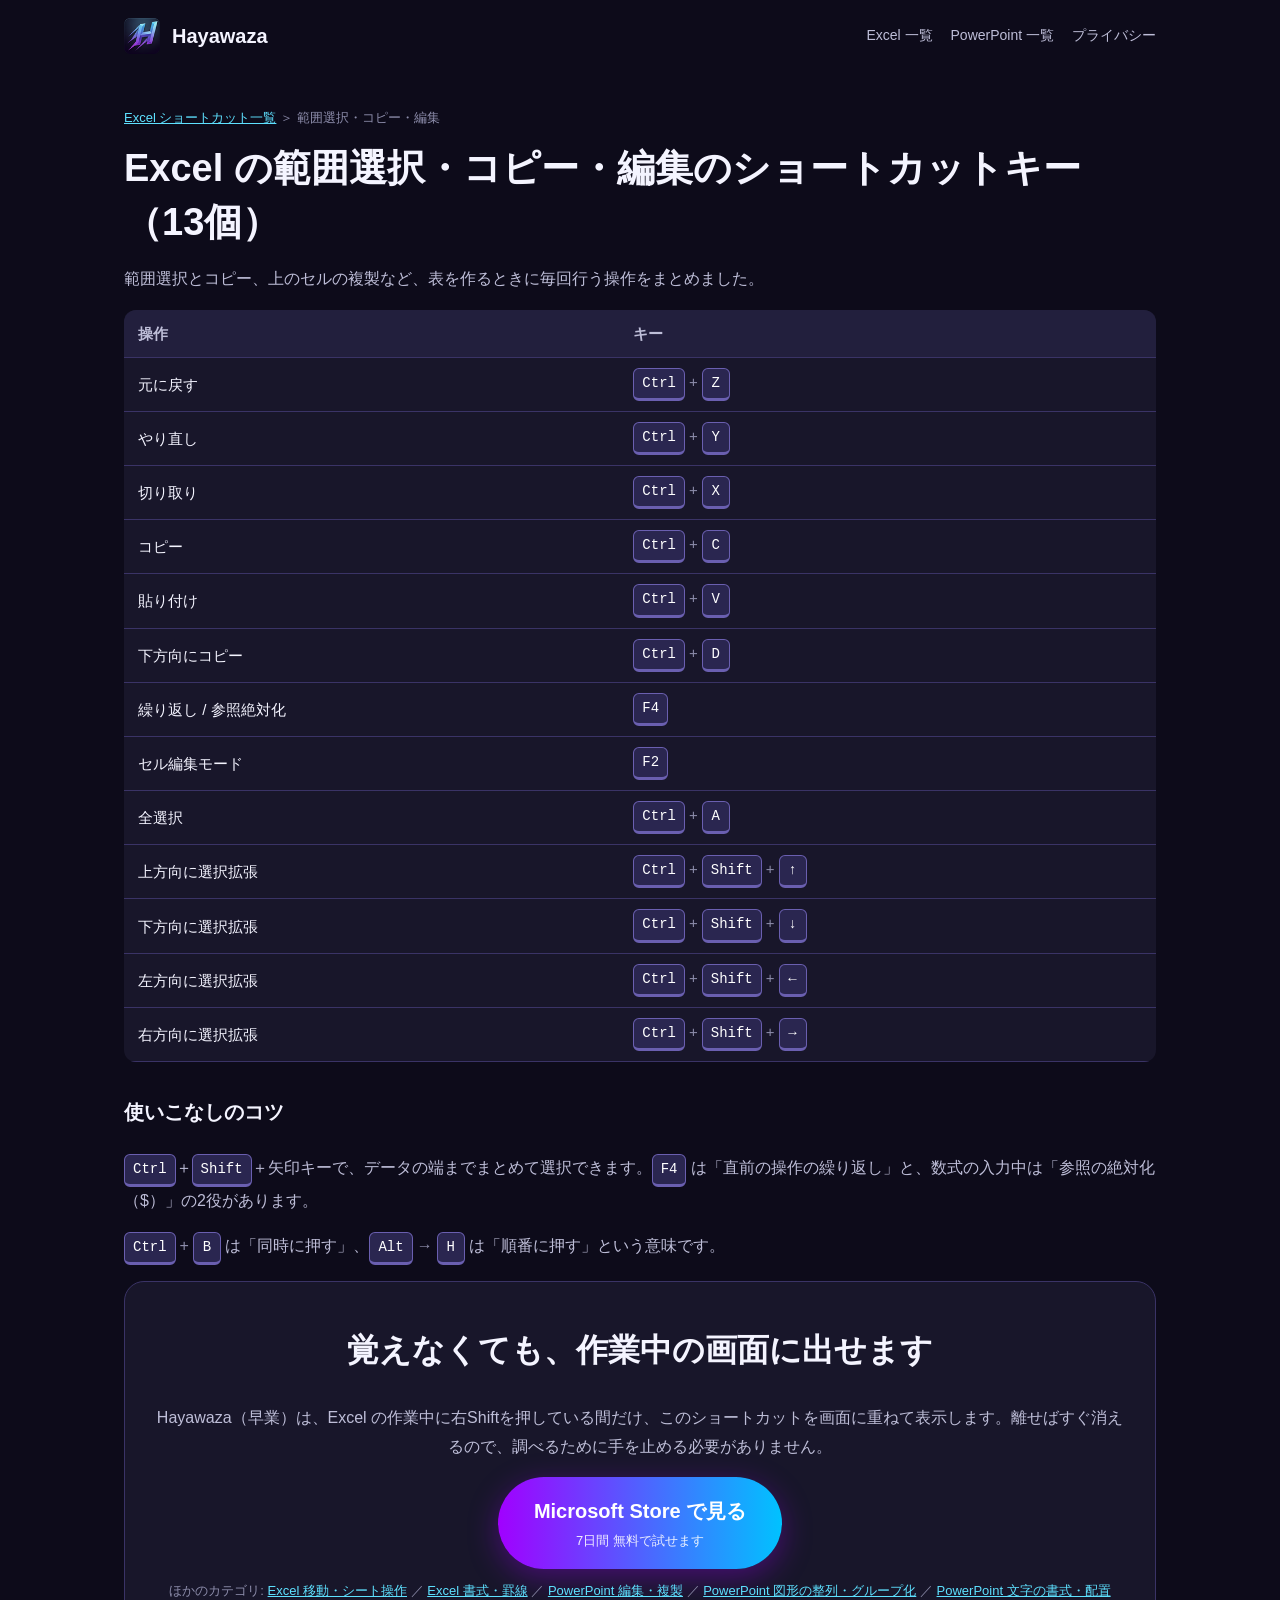
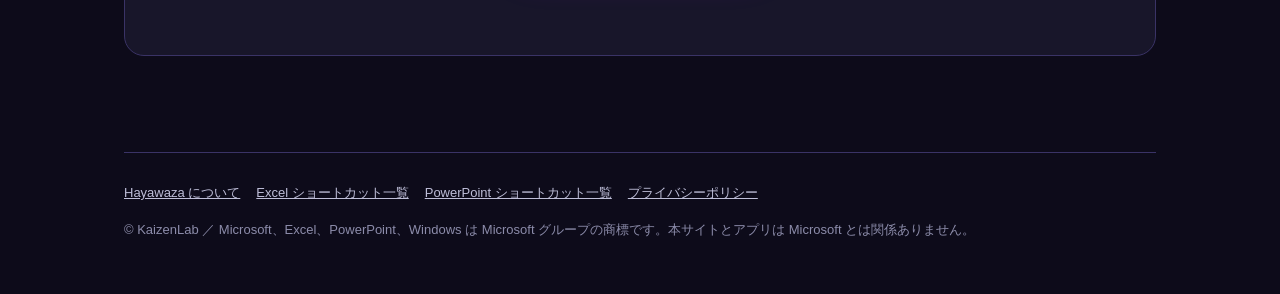
<file: excel-shortcuts/select-edit/index.html>
<!DOCTYPE html>
<html lang="ja">
<head>
<meta charset="UTF-8">
<meta name="viewport" content="width=device-width, initial-scale=1.0">
<title>Excel 範囲選択・コピー・編集のショートカットキー13選｜順番押しも図解 - Hayawaza</title>
<meta name="description" content="Excel の範囲選択・コピー・編集で使うショートカットキー13個を一覧にしました。範囲選択とコピー、上のセルの複製など、表を作るときに毎回行う操作をまとめました。">
<link rel="canonical" href="https://hayawaza.github.io/excel-shortcuts/select-edit/">
<link rel="icon" type="image/png" href="/assets/icon-64.png">
<meta property="og:type" content="website">
<meta property="og:title" content="Excel 範囲選択・コピー・編集のショートカットキー13選｜順番押しも図解 - Hayawaza">
<meta property="og:description" content="Excel の範囲選択・コピー・編集で使うショートカットキー13個を一覧にしました。範囲選択とコピー、上のセルの複製など、表を作るときに毎回行う操作をまとめました。">
<meta property="og:url" content="https://hayawaza.github.io/excel-shortcuts/select-edit/">
<meta property="og:image" content="https://hayawaza.github.io/assets/og.png">
<meta name="twitter:card" content="summary_large_image">
<link rel="stylesheet" href="/assets/style.css">
</head>
<body>
<div class="wrap">
<header class="top">
  <img src="/assets/icon-64.png" alt="" width="36" height="36"><a class="brand" href="/">Hayawaza</a>
  <nav><a href="/excel-shortcuts/">Excel 一覧</a><a href="/powerpoint-shortcuts/">PowerPoint 一覧</a><a href="/privacy/">プライバシー</a></nav>
</header>

<section style="padding-top:24px">
  <p class="note"><a href="/excel-shortcuts/">Excel ショートカット一覧</a> ＞ 範囲選択・コピー・編集</p>
  <h1 style="font-size:clamp(26px,4vw,38px);line-height:1.4;margin:0 0 12px">Excel の範囲選択・コピー・編集のショートカットキー（13個）</h1>
  <p style="color:var(--sub)">範囲選択とコピー、上のセルの複製など、表を作るときに毎回行う操作をまとめました。</p>
  <table class="sc"><thead><tr><th>操作</th><th>キー</th></tr></thead><tbody><tr><td>元に戻す</td><td><kbd>Ctrl</kbd><span class="sep">+</span><kbd>Z</kbd></td></tr><tr><td>やり直し</td><td><kbd>Ctrl</kbd><span class="sep">+</span><kbd>Y</kbd></td></tr><tr><td>切り取り</td><td><kbd>Ctrl</kbd><span class="sep">+</span><kbd>X</kbd></td></tr><tr><td>コピー</td><td><kbd>Ctrl</kbd><span class="sep">+</span><kbd>C</kbd></td></tr><tr><td>貼り付け</td><td><kbd>Ctrl</kbd><span class="sep">+</span><kbd>V</kbd></td></tr><tr><td>下方向にコピー</td><td><kbd>Ctrl</kbd><span class="sep">+</span><kbd>D</kbd></td></tr><tr><td>繰り返し / 参照絶対化</td><td><kbd>F4</kbd></td></tr><tr><td>セル編集モード</td><td><kbd>F2</kbd></td></tr><tr><td>全選択</td><td><kbd>Ctrl</kbd><span class="sep">+</span><kbd>A</kbd></td></tr><tr><td>上方向に選択拡張</td><td><kbd>Ctrl</kbd><span class="sep">+</span><kbd>Shift</kbd><span class="sep">+</span><kbd>↑</kbd></td></tr><tr><td>下方向に選択拡張</td><td><kbd>Ctrl</kbd><span class="sep">+</span><kbd>Shift</kbd><span class="sep">+</span><kbd>↓</kbd></td></tr><tr><td>左方向に選択拡張</td><td><kbd>Ctrl</kbd><span class="sep">+</span><kbd>Shift</kbd><span class="sep">+</span><kbd>←</kbd></td></tr><tr><td>右方向に選択拡張</td><td><kbd>Ctrl</kbd><span class="sep">+</span><kbd>Shift</kbd><span class="sep">+</span><kbd>→</kbd></td></tr></tbody></table>
  <h2 style="text-align:left;font-size:20px">使いこなしのコツ</h2>
  <p style="color:var(--sub)"><kbd>Ctrl</kbd>＋<kbd>Shift</kbd>＋矢印キーで、データの端までまとめて選択できます。<kbd>F4</kbd> は「直前の操作の繰り返し」と、数式の入力中は「参照の絶対化（$）」の2役があります。</p>
  <p style="color:var(--sub)"><kbd>Ctrl</kbd><span class="sep">+</span><kbd>B</kbd> は「同時に押す」、<kbd>Alt</kbd><span class="sep">→</span><kbd>H</kbd> は「順番に押す」という意味です。</p>
  <div class="cta">
    <h2>覚えなくても、作業中の画面に出せます</h2>
    <p style="color:var(--sub)">Hayawaza（早業）は、Excel の作業中に右Shiftを押している間だけ、このショートカットを画面に重ねて表示します。離せばすぐ消えるので、調べるために手を止める必要がありません。</p>
    <a class="btn" href="https://apps.microsoft.com/detail/9NKMT934RF71?cid=topic_select_edit">Microsoft Store で見る<small>7日間 無料で試せます</small></a>
    <p class="note">ほかのカテゴリ: <a href="/excel-shortcuts/navigation/">Excel 移動・シート操作</a> ／ <a href="/excel-shortcuts/format-borders/">Excel 書式・罫線</a> ／ <a href="/powerpoint-shortcuts/edit/">PowerPoint 編集・複製</a> ／ <a href="/powerpoint-shortcuts/objects/">PowerPoint 図形の整列・グループ化</a> ／ <a href="/powerpoint-shortcuts/text/">PowerPoint 文字の書式・配置</a></p>
  </div>
</section>

<footer>
  <a href="/">Hayawaza について</a><a href="/excel-shortcuts/">Excel ショートカット一覧</a><a href="/powerpoint-shortcuts/">PowerPoint ショートカット一覧</a><a href="/privacy/">プライバシーポリシー</a>
  <p>© KaizenLab ／ Microsoft、Excel、PowerPoint、Windows は Microsoft グループの商標です。本サイトとアプリは Microsoft とは関係ありません。</p>
</footer>
</div>
</body>
</html>
</file>
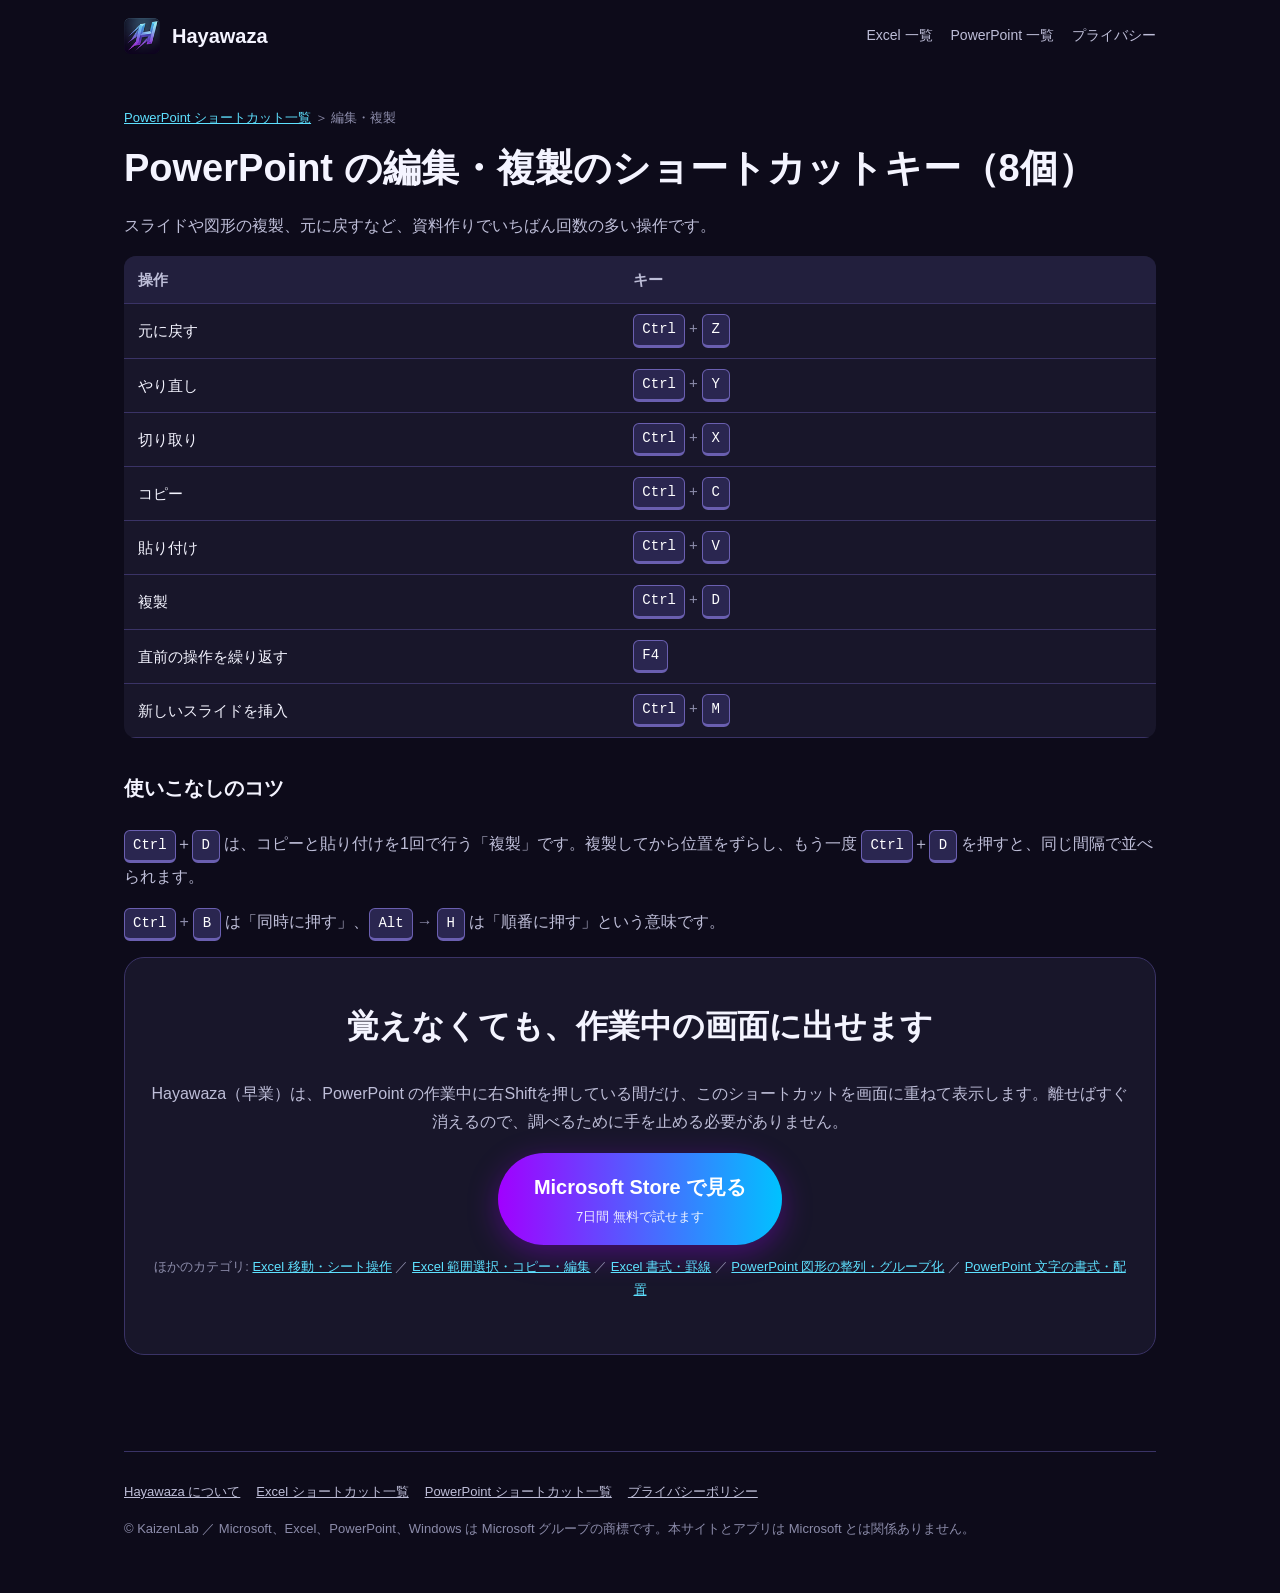
<file: powerpoint-shortcuts/edit/index.html>
<!DOCTYPE html>
<html lang="ja">
<head>
<meta charset="UTF-8">
<meta name="viewport" content="width=device-width, initial-scale=1.0">
<title>PowerPoint 編集・複製のショートカットキー8選｜順番押しも図解 - Hayawaza</title>
<meta name="description" content="PowerPoint の編集・複製で使うショートカットキー8個を一覧にしました。スライドや図形の複製、元に戻すなど、資料作りでいちばん回数の多い操作です。">
<link rel="canonical" href="https://hayawaza.github.io/powerpoint-shortcuts/edit/">
<link rel="icon" type="image/png" href="/assets/icon-64.png">
<meta property="og:type" content="website">
<meta property="og:title" content="PowerPoint 編集・複製のショートカットキー8選｜順番押しも図解 - Hayawaza">
<meta property="og:description" content="PowerPoint の編集・複製で使うショートカットキー8個を一覧にしました。スライドや図形の複製、元に戻すなど、資料作りでいちばん回数の多い操作です。">
<meta property="og:url" content="https://hayawaza.github.io/powerpoint-shortcuts/edit/">
<meta property="og:image" content="https://hayawaza.github.io/assets/og.png">
<meta name="twitter:card" content="summary_large_image">
<link rel="stylesheet" href="/assets/style.css">
</head>
<body>
<div class="wrap">
<header class="top">
  <img src="/assets/icon-64.png" alt="" width="36" height="36"><a class="brand" href="/">Hayawaza</a>
  <nav><a href="/excel-shortcuts/">Excel 一覧</a><a href="/powerpoint-shortcuts/">PowerPoint 一覧</a><a href="/privacy/">プライバシー</a></nav>
</header>

<section style="padding-top:24px">
  <p class="note"><a href="/powerpoint-shortcuts/">PowerPoint ショートカット一覧</a> ＞ 編集・複製</p>
  <h1 style="font-size:clamp(26px,4vw,38px);line-height:1.4;margin:0 0 12px">PowerPoint の編集・複製のショートカットキー（8個）</h1>
  <p style="color:var(--sub)">スライドや図形の複製、元に戻すなど、資料作りでいちばん回数の多い操作です。</p>
  <table class="sc"><thead><tr><th>操作</th><th>キー</th></tr></thead><tbody><tr><td>元に戻す</td><td><kbd>Ctrl</kbd><span class="sep">+</span><kbd>Z</kbd></td></tr><tr><td>やり直し</td><td><kbd>Ctrl</kbd><span class="sep">+</span><kbd>Y</kbd></td></tr><tr><td>切り取り</td><td><kbd>Ctrl</kbd><span class="sep">+</span><kbd>X</kbd></td></tr><tr><td>コピー</td><td><kbd>Ctrl</kbd><span class="sep">+</span><kbd>C</kbd></td></tr><tr><td>貼り付け</td><td><kbd>Ctrl</kbd><span class="sep">+</span><kbd>V</kbd></td></tr><tr><td>複製</td><td><kbd>Ctrl</kbd><span class="sep">+</span><kbd>D</kbd></td></tr><tr><td>直前の操作を繰り返す</td><td><kbd>F4</kbd></td></tr><tr><td>新しいスライドを挿入</td><td><kbd>Ctrl</kbd><span class="sep">+</span><kbd>M</kbd></td></tr></tbody></table>
  <h2 style="text-align:left;font-size:20px">使いこなしのコツ</h2>
  <p style="color:var(--sub)"><kbd>Ctrl</kbd>＋<kbd>D</kbd> は、コピーと貼り付けを1回で行う「複製」です。複製してから位置をずらし、もう一度 <kbd>Ctrl</kbd>＋<kbd>D</kbd> を押すと、同じ間隔で並べられます。</p>
  <p style="color:var(--sub)"><kbd>Ctrl</kbd><span class="sep">+</span><kbd>B</kbd> は「同時に押す」、<kbd>Alt</kbd><span class="sep">→</span><kbd>H</kbd> は「順番に押す」という意味です。</p>
  <div class="cta">
    <h2>覚えなくても、作業中の画面に出せます</h2>
    <p style="color:var(--sub)">Hayawaza（早業）は、PowerPoint の作業中に右Shiftを押している間だけ、このショートカットを画面に重ねて表示します。離せばすぐ消えるので、調べるために手を止める必要がありません。</p>
    <a class="btn" href="https://apps.microsoft.com/detail/9NKMT934RF71?cid=topic_edit">Microsoft Store で見る<small>7日間 無料で試せます</small></a>
    <p class="note">ほかのカテゴリ: <a href="/excel-shortcuts/navigation/">Excel 移動・シート操作</a> ／ <a href="/excel-shortcuts/select-edit/">Excel 範囲選択・コピー・編集</a> ／ <a href="/excel-shortcuts/format-borders/">Excel 書式・罫線</a> ／ <a href="/powerpoint-shortcuts/objects/">PowerPoint 図形の整列・グループ化</a> ／ <a href="/powerpoint-shortcuts/text/">PowerPoint 文字の書式・配置</a></p>
  </div>
</section>

<footer>
  <a href="/">Hayawaza について</a><a href="/excel-shortcuts/">Excel ショートカット一覧</a><a href="/powerpoint-shortcuts/">PowerPoint ショートカット一覧</a><a href="/privacy/">プライバシーポリシー</a>
  <p>© KaizenLab ／ Microsoft、Excel、PowerPoint、Windows は Microsoft グループの商標です。本サイトとアプリは Microsoft とは関係ありません。</p>
</footer>
</div>
</body>
</html>
</file>
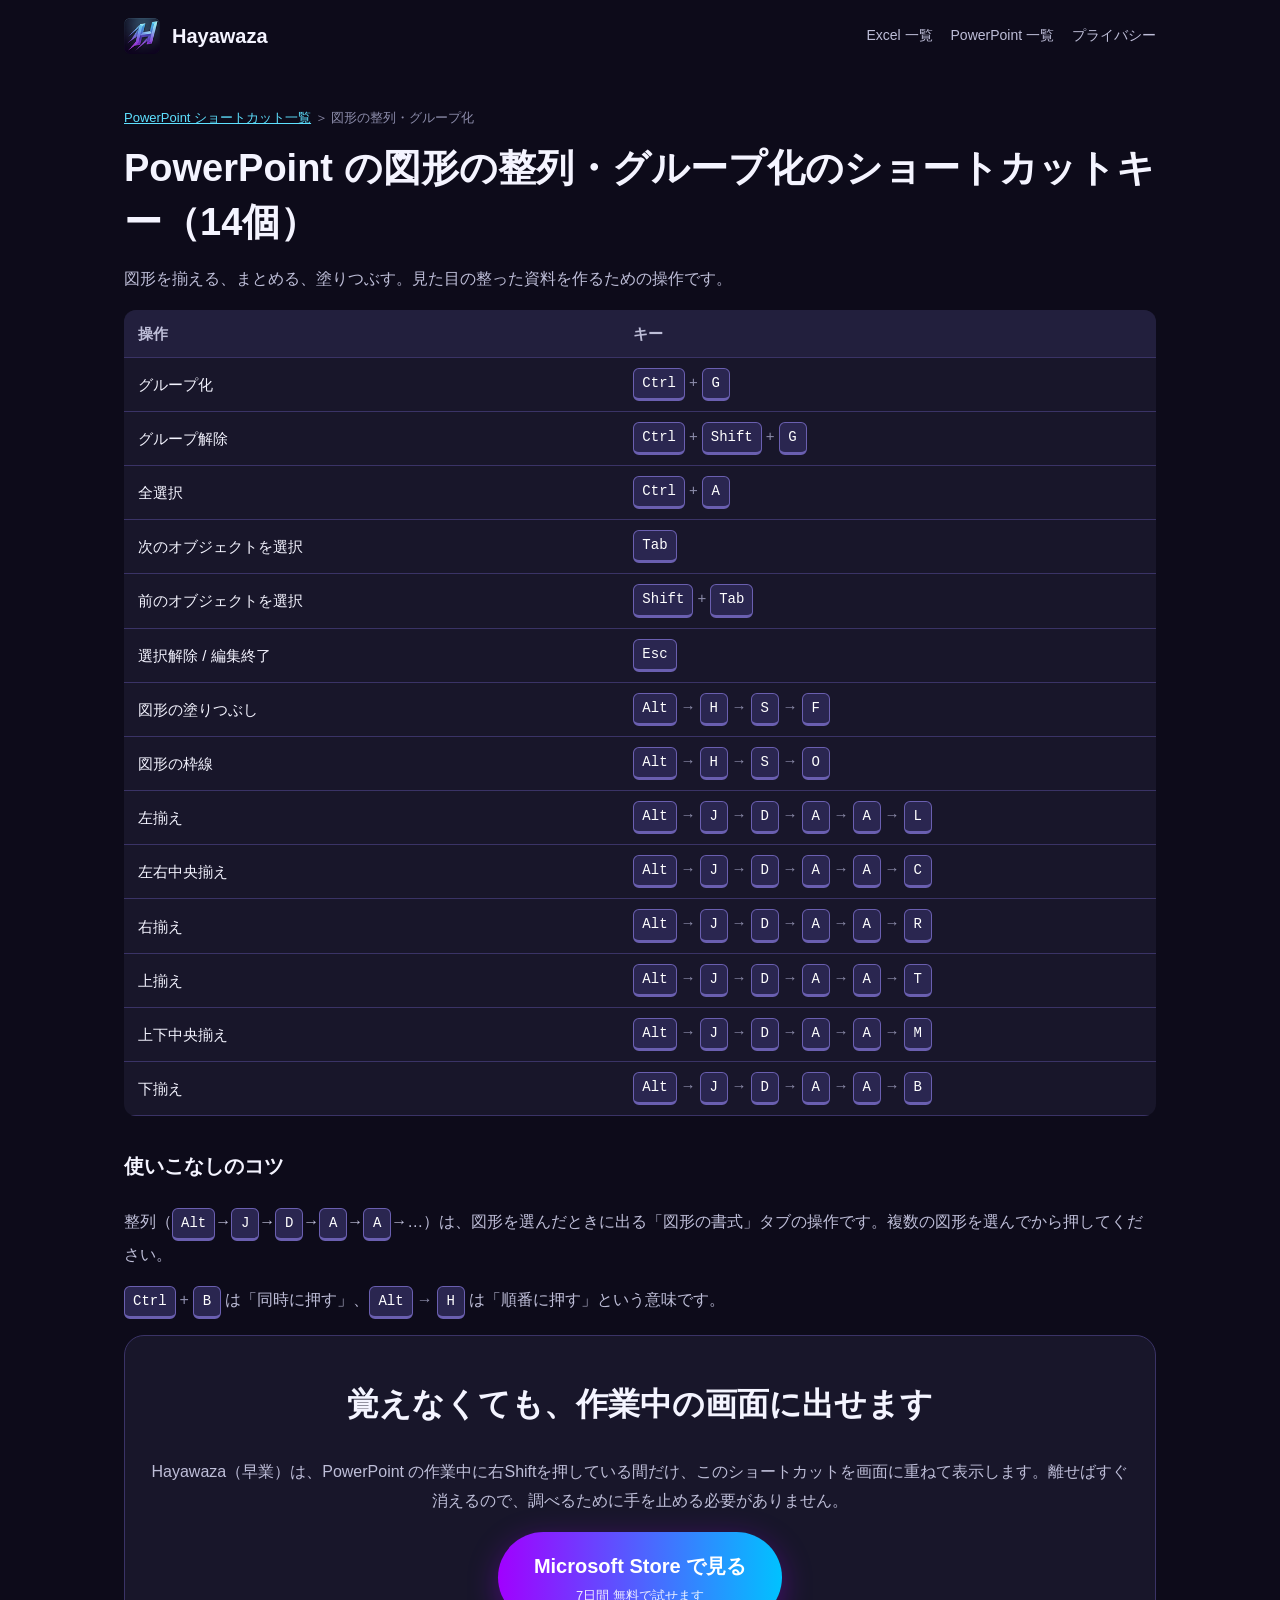
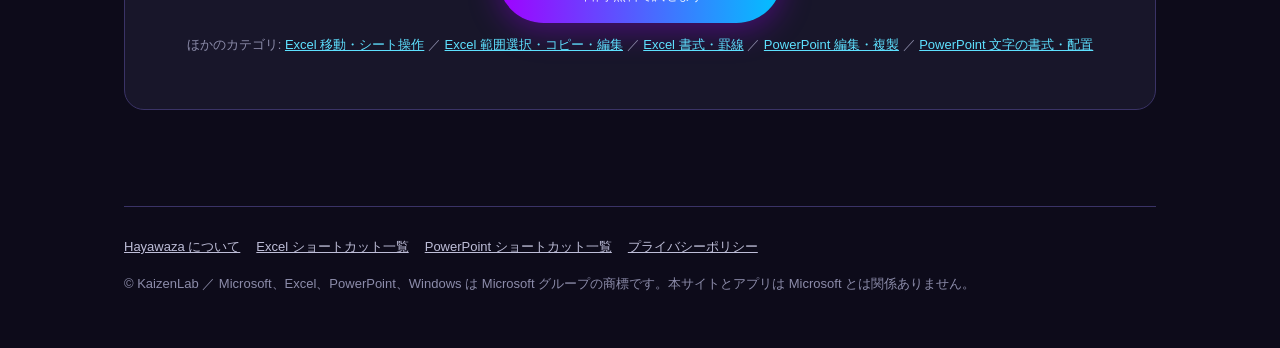
<file: powerpoint-shortcuts/objects/index.html>
<!DOCTYPE html>
<html lang="ja">
<head>
<meta charset="UTF-8">
<meta name="viewport" content="width=device-width, initial-scale=1.0">
<title>PowerPoint 図形の整列・グループ化のショートカットキー14選｜順番押しも図解 - Hayawaza</title>
<meta name="description" content="PowerPoint の図形の整列・グループ化で使うショートカットキー14個を一覧にしました。図形を揃える、まとめる、塗りつぶす。見た目の整った資料を作るための操作です。">
<link rel="canonical" href="https://hayawaza.github.io/powerpoint-shortcuts/objects/">
<link rel="icon" type="image/png" href="/assets/icon-64.png">
<meta property="og:type" content="website">
<meta property="og:title" content="PowerPoint 図形の整列・グループ化のショートカットキー14選｜順番押しも図解 - Hayawaza">
<meta property="og:description" content="PowerPoint の図形の整列・グループ化で使うショートカットキー14個を一覧にしました。図形を揃える、まとめる、塗りつぶす。見た目の整った資料を作るための操作です。">
<meta property="og:url" content="https://hayawaza.github.io/powerpoint-shortcuts/objects/">
<meta property="og:image" content="https://hayawaza.github.io/assets/og.png">
<meta name="twitter:card" content="summary_large_image">
<link rel="stylesheet" href="/assets/style.css">
</head>
<body>
<div class="wrap">
<header class="top">
  <img src="/assets/icon-64.png" alt="" width="36" height="36"><a class="brand" href="/">Hayawaza</a>
  <nav><a href="/excel-shortcuts/">Excel 一覧</a><a href="/powerpoint-shortcuts/">PowerPoint 一覧</a><a href="/privacy/">プライバシー</a></nav>
</header>

<section style="padding-top:24px">
  <p class="note"><a href="/powerpoint-shortcuts/">PowerPoint ショートカット一覧</a> ＞ 図形の整列・グループ化</p>
  <h1 style="font-size:clamp(26px,4vw,38px);line-height:1.4;margin:0 0 12px">PowerPoint の図形の整列・グループ化のショートカットキー（14個）</h1>
  <p style="color:var(--sub)">図形を揃える、まとめる、塗りつぶす。見た目の整った資料を作るための操作です。</p>
  <table class="sc"><thead><tr><th>操作</th><th>キー</th></tr></thead><tbody><tr><td>グループ化</td><td><kbd>Ctrl</kbd><span class="sep">+</span><kbd>G</kbd></td></tr><tr><td>グループ解除</td><td><kbd>Ctrl</kbd><span class="sep">+</span><kbd>Shift</kbd><span class="sep">+</span><kbd>G</kbd></td></tr><tr><td>全選択</td><td><kbd>Ctrl</kbd><span class="sep">+</span><kbd>A</kbd></td></tr><tr><td>次のオブジェクトを選択</td><td><kbd>Tab</kbd></td></tr><tr><td>前のオブジェクトを選択</td><td><kbd>Shift</kbd><span class="sep">+</span><kbd>Tab</kbd></td></tr><tr><td>選択解除 / 編集終了</td><td><kbd>Esc</kbd></td></tr><tr><td>図形の塗りつぶし</td><td><kbd>Alt</kbd><span class="sep">→</span><kbd>H</kbd><span class="sep">→</span><kbd>S</kbd><span class="sep">→</span><kbd>F</kbd></td></tr><tr><td>図形の枠線</td><td><kbd>Alt</kbd><span class="sep">→</span><kbd>H</kbd><span class="sep">→</span><kbd>S</kbd><span class="sep">→</span><kbd>O</kbd></td></tr><tr><td>左揃え</td><td><kbd>Alt</kbd><span class="sep">→</span><kbd>J</kbd><span class="sep">→</span><kbd>D</kbd><span class="sep">→</span><kbd>A</kbd><span class="sep">→</span><kbd>A</kbd><span class="sep">→</span><kbd>L</kbd></td></tr><tr><td>左右中央揃え</td><td><kbd>Alt</kbd><span class="sep">→</span><kbd>J</kbd><span class="sep">→</span><kbd>D</kbd><span class="sep">→</span><kbd>A</kbd><span class="sep">→</span><kbd>A</kbd><span class="sep">→</span><kbd>C</kbd></td></tr><tr><td>右揃え</td><td><kbd>Alt</kbd><span class="sep">→</span><kbd>J</kbd><span class="sep">→</span><kbd>D</kbd><span class="sep">→</span><kbd>A</kbd><span class="sep">→</span><kbd>A</kbd><span class="sep">→</span><kbd>R</kbd></td></tr><tr><td>上揃え</td><td><kbd>Alt</kbd><span class="sep">→</span><kbd>J</kbd><span class="sep">→</span><kbd>D</kbd><span class="sep">→</span><kbd>A</kbd><span class="sep">→</span><kbd>A</kbd><span class="sep">→</span><kbd>T</kbd></td></tr><tr><td>上下中央揃え</td><td><kbd>Alt</kbd><span class="sep">→</span><kbd>J</kbd><span class="sep">→</span><kbd>D</kbd><span class="sep">→</span><kbd>A</kbd><span class="sep">→</span><kbd>A</kbd><span class="sep">→</span><kbd>M</kbd></td></tr><tr><td>下揃え</td><td><kbd>Alt</kbd><span class="sep">→</span><kbd>J</kbd><span class="sep">→</span><kbd>D</kbd><span class="sep">→</span><kbd>A</kbd><span class="sep">→</span><kbd>A</kbd><span class="sep">→</span><kbd>B</kbd></td></tr></tbody></table>
  <h2 style="text-align:left;font-size:20px">使いこなしのコツ</h2>
  <p style="color:var(--sub)">整列（<kbd>Alt</kbd>→<kbd>J</kbd>→<kbd>D</kbd>→<kbd>A</kbd>→<kbd>A</kbd>→…）は、図形を選んだときに出る「図形の書式」タブの操作です。複数の図形を選んでから押してください。</p>
  <p style="color:var(--sub)"><kbd>Ctrl</kbd><span class="sep">+</span><kbd>B</kbd> は「同時に押す」、<kbd>Alt</kbd><span class="sep">→</span><kbd>H</kbd> は「順番に押す」という意味です。</p>
  <div class="cta">
    <h2>覚えなくても、作業中の画面に出せます</h2>
    <p style="color:var(--sub)">Hayawaza（早業）は、PowerPoint の作業中に右Shiftを押している間だけ、このショートカットを画面に重ねて表示します。離せばすぐ消えるので、調べるために手を止める必要がありません。</p>
    <a class="btn" href="https://apps.microsoft.com/detail/9NKMT934RF71?cid=topic_objects">Microsoft Store で見る<small>7日間 無料で試せます</small></a>
    <p class="note">ほかのカテゴリ: <a href="/excel-shortcuts/navigation/">Excel 移動・シート操作</a> ／ <a href="/excel-shortcuts/select-edit/">Excel 範囲選択・コピー・編集</a> ／ <a href="/excel-shortcuts/format-borders/">Excel 書式・罫線</a> ／ <a href="/powerpoint-shortcuts/edit/">PowerPoint 編集・複製</a> ／ <a href="/powerpoint-shortcuts/text/">PowerPoint 文字の書式・配置</a></p>
  </div>
</section>

<footer>
  <a href="/">Hayawaza について</a><a href="/excel-shortcuts/">Excel ショートカット一覧</a><a href="/powerpoint-shortcuts/">PowerPoint ショートカット一覧</a><a href="/privacy/">プライバシーポリシー</a>
  <p>© KaizenLab ／ Microsoft、Excel、PowerPoint、Windows は Microsoft グループの商標です。本サイトとアプリは Microsoft とは関係ありません。</p>
</footer>
</div>
</body>
</html>
</file>
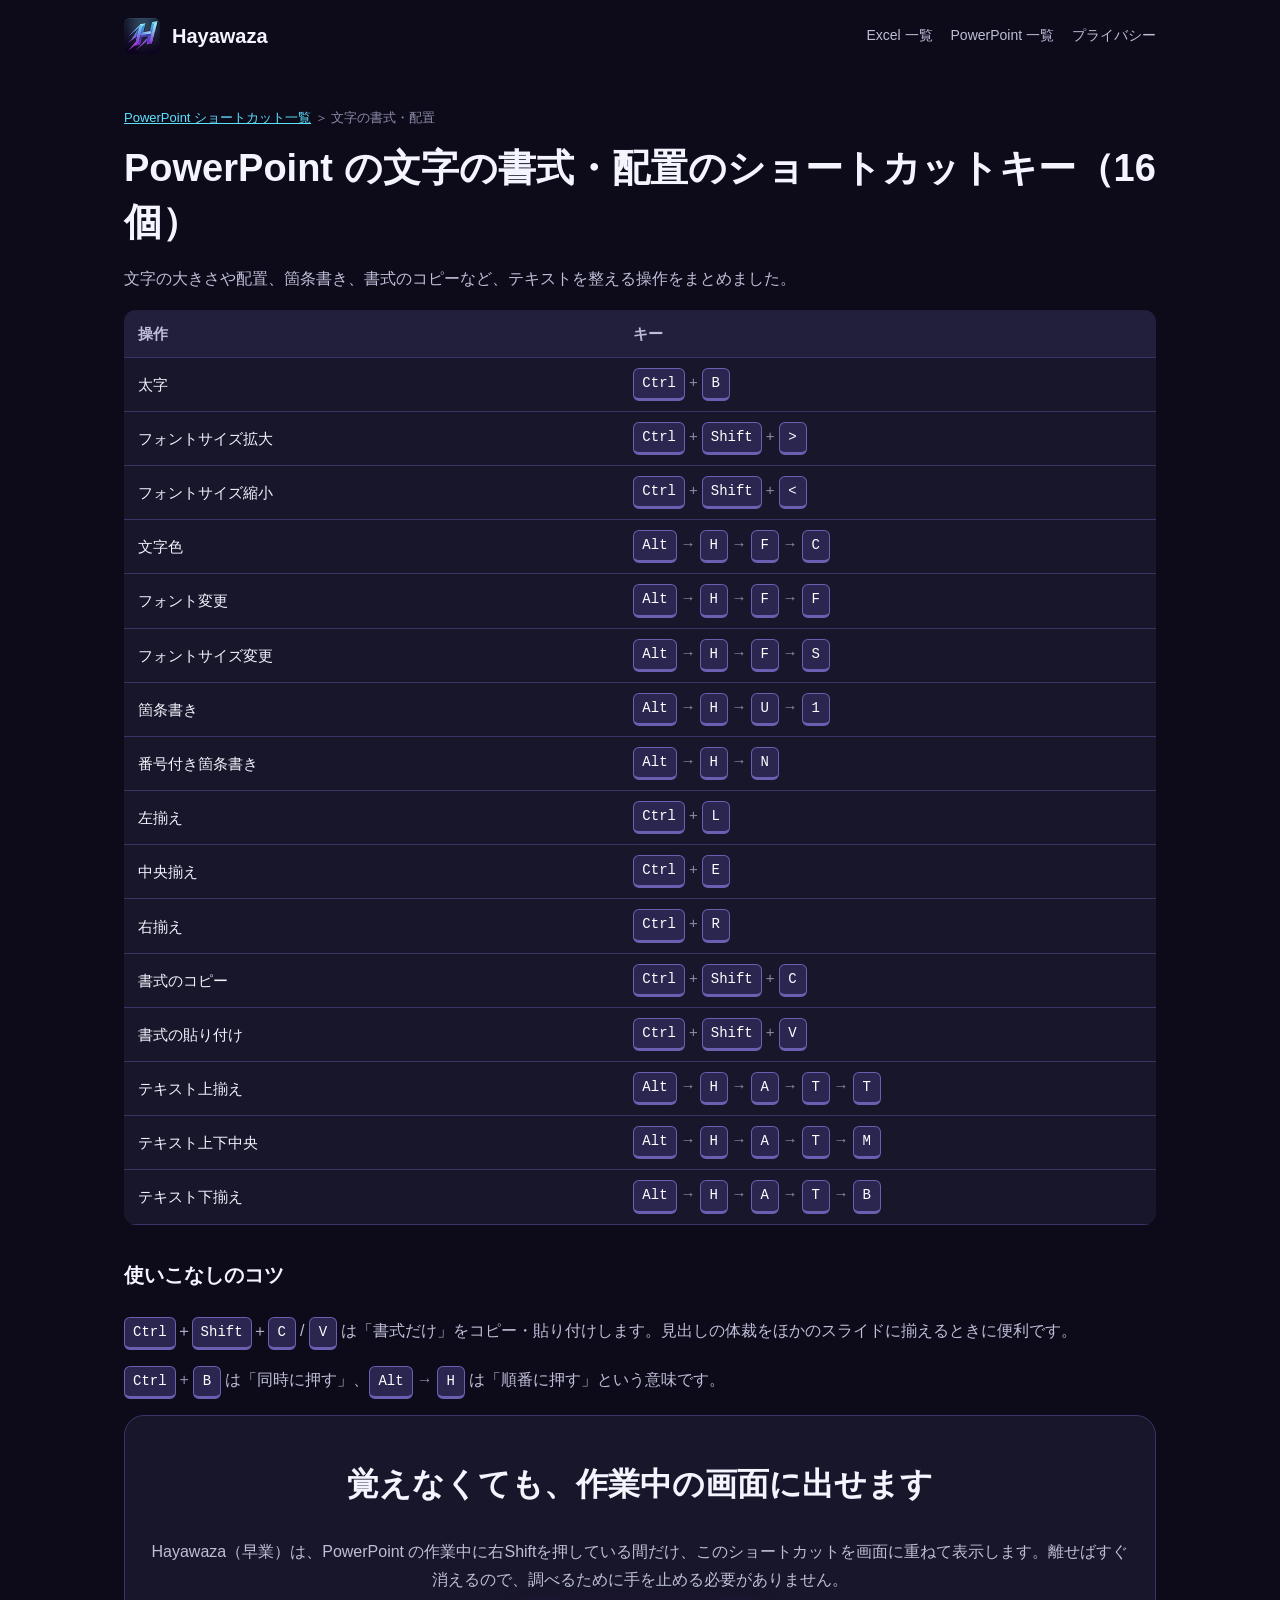
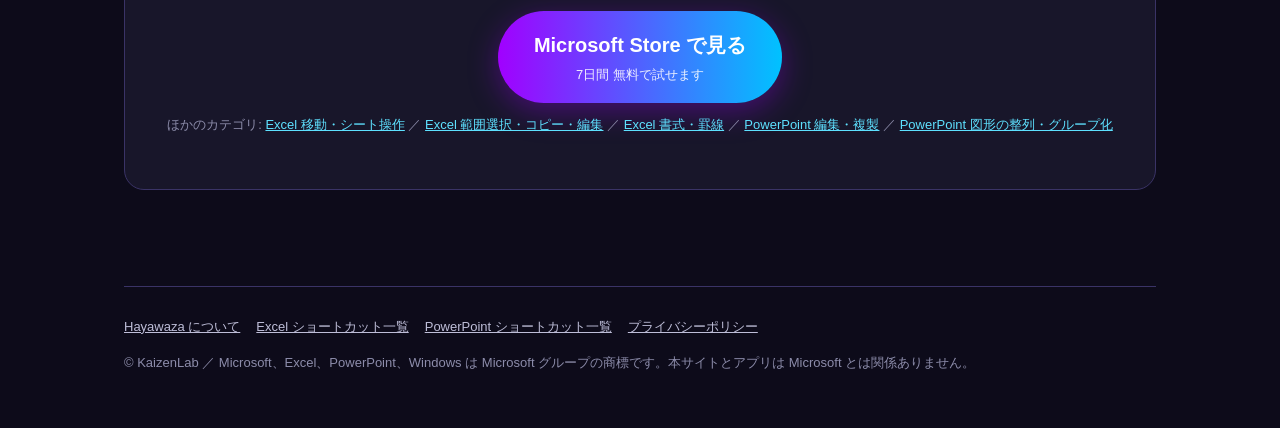
<file: powerpoint-shortcuts/text/index.html>
<!DOCTYPE html>
<html lang="ja">
<head>
<meta charset="UTF-8">
<meta name="viewport" content="width=device-width, initial-scale=1.0">
<title>PowerPoint 文字の書式・配置のショートカットキー16選｜順番押しも図解 - Hayawaza</title>
<meta name="description" content="PowerPoint の文字の書式・配置で使うショートカットキー16個を一覧にしました。文字の大きさや配置、箇条書き、書式のコピーなど、テキストを整える操作をまとめました。">
<link rel="canonical" href="https://hayawaza.github.io/powerpoint-shortcuts/text/">
<link rel="icon" type="image/png" href="/assets/icon-64.png">
<meta property="og:type" content="website">
<meta property="og:title" content="PowerPoint 文字の書式・配置のショートカットキー16選｜順番押しも図解 - Hayawaza">
<meta property="og:description" content="PowerPoint の文字の書式・配置で使うショートカットキー16個を一覧にしました。文字の大きさや配置、箇条書き、書式のコピーなど、テキストを整える操作をまとめました。">
<meta property="og:url" content="https://hayawaza.github.io/powerpoint-shortcuts/text/">
<meta property="og:image" content="https://hayawaza.github.io/assets/og.png">
<meta name="twitter:card" content="summary_large_image">
<link rel="stylesheet" href="/assets/style.css">
</head>
<body>
<div class="wrap">
<header class="top">
  <img src="/assets/icon-64.png" alt="" width="36" height="36"><a class="brand" href="/">Hayawaza</a>
  <nav><a href="/excel-shortcuts/">Excel 一覧</a><a href="/powerpoint-shortcuts/">PowerPoint 一覧</a><a href="/privacy/">プライバシー</a></nav>
</header>

<section style="padding-top:24px">
  <p class="note"><a href="/powerpoint-shortcuts/">PowerPoint ショートカット一覧</a> ＞ 文字の書式・配置</p>
  <h1 style="font-size:clamp(26px,4vw,38px);line-height:1.4;margin:0 0 12px">PowerPoint の文字の書式・配置のショートカットキー（16個）</h1>
  <p style="color:var(--sub)">文字の大きさや配置、箇条書き、書式のコピーなど、テキストを整える操作をまとめました。</p>
  <table class="sc"><thead><tr><th>操作</th><th>キー</th></tr></thead><tbody><tr><td>太字</td><td><kbd>Ctrl</kbd><span class="sep">+</span><kbd>B</kbd></td></tr><tr><td>フォントサイズ拡大</td><td><kbd>Ctrl</kbd><span class="sep">+</span><kbd>Shift</kbd><span class="sep">+</span><kbd>&gt;</kbd></td></tr><tr><td>フォントサイズ縮小</td><td><kbd>Ctrl</kbd><span class="sep">+</span><kbd>Shift</kbd><span class="sep">+</span><kbd>&lt;</kbd></td></tr><tr><td>文字色</td><td><kbd>Alt</kbd><span class="sep">→</span><kbd>H</kbd><span class="sep">→</span><kbd>F</kbd><span class="sep">→</span><kbd>C</kbd></td></tr><tr><td>フォント変更</td><td><kbd>Alt</kbd><span class="sep">→</span><kbd>H</kbd><span class="sep">→</span><kbd>F</kbd><span class="sep">→</span><kbd>F</kbd></td></tr><tr><td>フォントサイズ変更</td><td><kbd>Alt</kbd><span class="sep">→</span><kbd>H</kbd><span class="sep">→</span><kbd>F</kbd><span class="sep">→</span><kbd>S</kbd></td></tr><tr><td>箇条書き</td><td><kbd>Alt</kbd><span class="sep">→</span><kbd>H</kbd><span class="sep">→</span><kbd>U</kbd><span class="sep">→</span><kbd>1</kbd></td></tr><tr><td>番号付き箇条書き</td><td><kbd>Alt</kbd><span class="sep">→</span><kbd>H</kbd><span class="sep">→</span><kbd>N</kbd></td></tr><tr><td>左揃え</td><td><kbd>Ctrl</kbd><span class="sep">+</span><kbd>L</kbd></td></tr><tr><td>中央揃え</td><td><kbd>Ctrl</kbd><span class="sep">+</span><kbd>E</kbd></td></tr><tr><td>右揃え</td><td><kbd>Ctrl</kbd><span class="sep">+</span><kbd>R</kbd></td></tr><tr><td>書式のコピー</td><td><kbd>Ctrl</kbd><span class="sep">+</span><kbd>Shift</kbd><span class="sep">+</span><kbd>C</kbd></td></tr><tr><td>書式の貼り付け</td><td><kbd>Ctrl</kbd><span class="sep">+</span><kbd>Shift</kbd><span class="sep">+</span><kbd>V</kbd></td></tr><tr><td>テキスト上揃え</td><td><kbd>Alt</kbd><span class="sep">→</span><kbd>H</kbd><span class="sep">→</span><kbd>A</kbd><span class="sep">→</span><kbd>T</kbd><span class="sep">→</span><kbd>T</kbd></td></tr><tr><td>テキスト上下中央</td><td><kbd>Alt</kbd><span class="sep">→</span><kbd>H</kbd><span class="sep">→</span><kbd>A</kbd><span class="sep">→</span><kbd>T</kbd><span class="sep">→</span><kbd>M</kbd></td></tr><tr><td>テキスト下揃え</td><td><kbd>Alt</kbd><span class="sep">→</span><kbd>H</kbd><span class="sep">→</span><kbd>A</kbd><span class="sep">→</span><kbd>T</kbd><span class="sep">→</span><kbd>B</kbd></td></tr></tbody></table>
  <h2 style="text-align:left;font-size:20px">使いこなしのコツ</h2>
  <p style="color:var(--sub)"><kbd>Ctrl</kbd>＋<kbd>Shift</kbd>＋<kbd>C</kbd> / <kbd>V</kbd> は「書式だけ」をコピー・貼り付けします。見出しの体裁をほかのスライドに揃えるときに便利です。</p>
  <p style="color:var(--sub)"><kbd>Ctrl</kbd><span class="sep">+</span><kbd>B</kbd> は「同時に押す」、<kbd>Alt</kbd><span class="sep">→</span><kbd>H</kbd> は「順番に押す」という意味です。</p>
  <div class="cta">
    <h2>覚えなくても、作業中の画面に出せます</h2>
    <p style="color:var(--sub)">Hayawaza（早業）は、PowerPoint の作業中に右Shiftを押している間だけ、このショートカットを画面に重ねて表示します。離せばすぐ消えるので、調べるために手を止める必要がありません。</p>
    <a class="btn" href="https://apps.microsoft.com/detail/9NKMT934RF71?cid=topic_text">Microsoft Store で見る<small>7日間 無料で試せます</small></a>
    <p class="note">ほかのカテゴリ: <a href="/excel-shortcuts/navigation/">Excel 移動・シート操作</a> ／ <a href="/excel-shortcuts/select-edit/">Excel 範囲選択・コピー・編集</a> ／ <a href="/excel-shortcuts/format-borders/">Excel 書式・罫線</a> ／ <a href="/powerpoint-shortcuts/edit/">PowerPoint 編集・複製</a> ／ <a href="/powerpoint-shortcuts/objects/">PowerPoint 図形の整列・グループ化</a></p>
  </div>
</section>

<footer>
  <a href="/">Hayawaza について</a><a href="/excel-shortcuts/">Excel ショートカット一覧</a><a href="/powerpoint-shortcuts/">PowerPoint ショートカット一覧</a><a href="/privacy/">プライバシーポリシー</a>
  <p>© KaizenLab ／ Microsoft、Excel、PowerPoint、Windows は Microsoft グループの商標です。本サイトとアプリは Microsoft とは関係ありません。</p>
</footer>
</div>
</body>
</html>
</file>
<file: assets/style.css>
:root{--bg:#0d0b1a;--card:#18162a;--line:#3a3366;--txt:#f4f4ff;--sub:#bebed8;--mute:#8c8caa;--pu:#a100ff;--cy:#00c2ff;--gr:#30d158}
*{box-sizing:border-box}html{scroll-behavior:smooth}
body{margin:0;background:var(--bg);color:var(--txt);font-family:"Yu Gothic UI","Meiryo UI","Hiragino Sans",sans-serif;line-height:1.8}
a{color:#5ee1ff}img{max-width:100%;height:auto;display:block}
.wrap{max-width:1080px;margin:0 auto;padding:0 24px}
header.top{display:flex;align-items:center;gap:12px;padding:18px 0}
header.top img{width:36px;height:36px}header.top a.brand{color:var(--txt);text-decoration:none;font-weight:700;font-size:20px}
header.top nav{margin-left:auto;display:flex;gap:18px;font-size:14px}header.top nav a{color:var(--sub);text-decoration:none}
.hero{text-align:center;padding:40px 0 24px}
.hero h1{font-size:clamp(28px,5vw,48px);line-height:1.35;margin:0 0 12px}
.hero p.lead{color:var(--sub);font-size:clamp(16px,2.2vw,20px);margin:0 auto 28px;max-width:760px}
.btn{display:inline-block;padding:16px 36px;border-radius:999px;background:linear-gradient(90deg,var(--pu),var(--cy));color:#fff;
  font-weight:700;font-size:20px;text-decoration:none;box-shadow:0 8px 30px rgba(161,0,255,.35)}
.btn small{display:block;font-weight:400;font-size:13px;opacity:.9}
.note{color:var(--mute);font-size:13px;margin-top:10px}
.demo{margin:36px auto 0;border-radius:16px;overflow:hidden;border:1px solid var(--line);box-shadow:0 20px 60px rgba(0,0,0,.5)}
section{padding:56px 0}section h2{font-size:clamp(22px,3.4vw,32px);margin:0 0 24px;text-align:center}
.grid3{display:grid;grid-template-columns:repeat(auto-fit,minmax(260px,1fr));gap:20px}
.card{background:var(--card);border:1px solid var(--line);border-radius:16px;padding:24px}
.card h3{margin:0 0 8px;font-size:20px}.card p{margin:0;color:var(--sub);font-size:15px}
.num{display:inline-block;width:34px;height:34px;border-radius:50%;background:linear-gradient(135deg,var(--pu),var(--cy));
  text-align:center;line-height:34px;font-weight:700;margin-right:8px}
.shot{border-radius:14px;overflow:hidden;border:1px solid var(--line);margin:0 0 28px}
.shot figcaption{padding:10px 16px;color:var(--sub);font-size:14px;background:var(--card)}
ul.check{list-style:none;padding:0;margin:0}ul.check li{padding:6px 0 6px 30px;position:relative;color:var(--sub)}
ul.check li:before{content:"✓";position:absolute;left:4px;color:var(--gr);font-weight:700}
.cta{text-align:center;background:var(--card);border:1px solid var(--line);border-radius:20px;padding:40px 24px}
table.sc{width:100%;table-layout:fixed;border-collapse:collapse;margin:0 0 32px;background:var(--card);border-radius:12px;overflow:hidden}
table.sc th,table.sc td{padding:10px 14px;border-bottom:1px solid var(--line);text-align:left;font-size:15px}
table.sc th{background:#221f3d;color:var(--sub);font-weight:600}
table.sc th:first-child{width:48%}
kbd{display:inline-block;min-width:28px;padding:2px 8px;border:1px solid #6a5fb0;border-bottom-width:3px;border-radius:6px;
  background:#2a2650;font-family:Consolas,monospace;font-size:14px;text-align:center;color:#fff}
.sep{color:var(--mute);margin:0 4px}
.toc{display:flex;flex-wrap:wrap;gap:10px;margin:0 0 28px}.toc a{background:var(--card);border:1px solid var(--line);padding:6px 14px;border-radius:999px;text-decoration:none;font-size:14px}
article.doc{max-width:800px}article.doc h2{text-align:left;font-size:20px;margin:32px 0 8px}article.doc p,article.doc li{color:var(--sub)}
footer{border-top:1px solid var(--line);margin-top:40px;padding:28px 0 40px;color:var(--mute);font-size:13px}
footer a{color:var(--sub);margin-right:16px}
</file>
